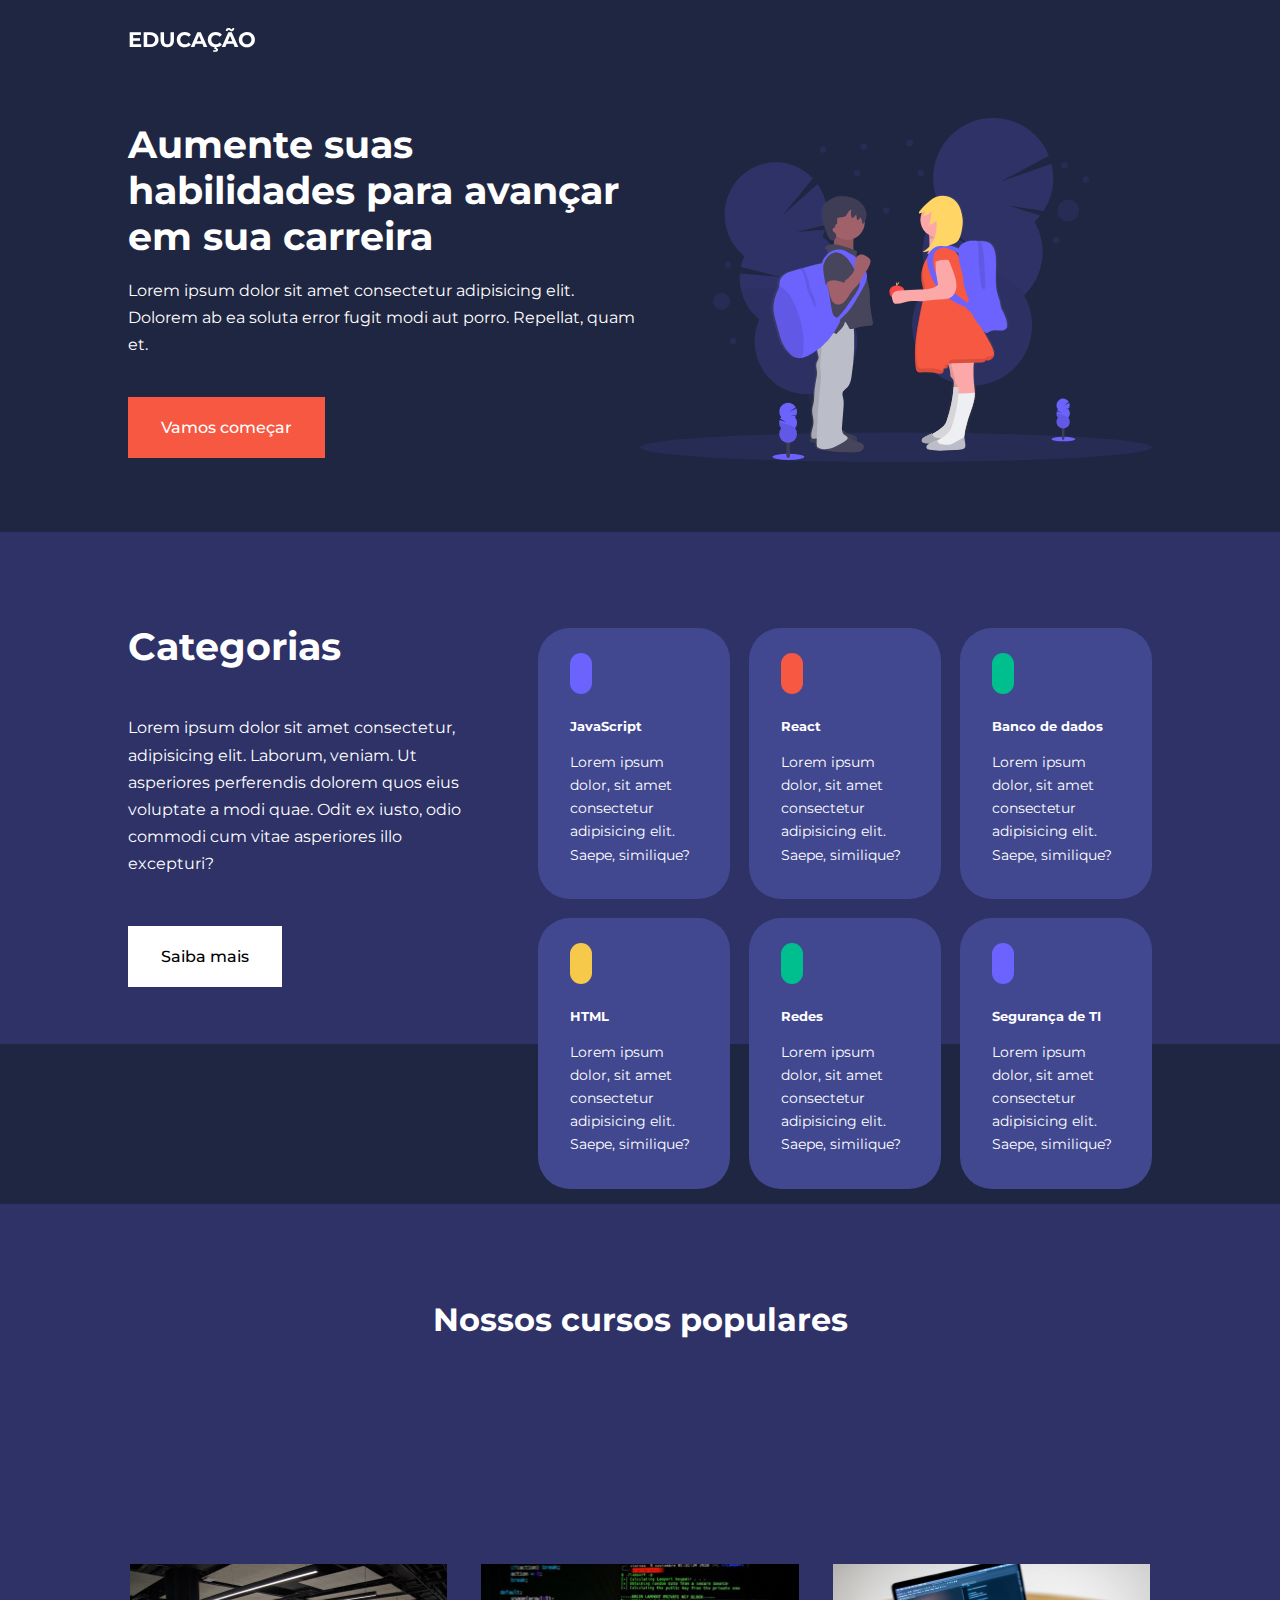
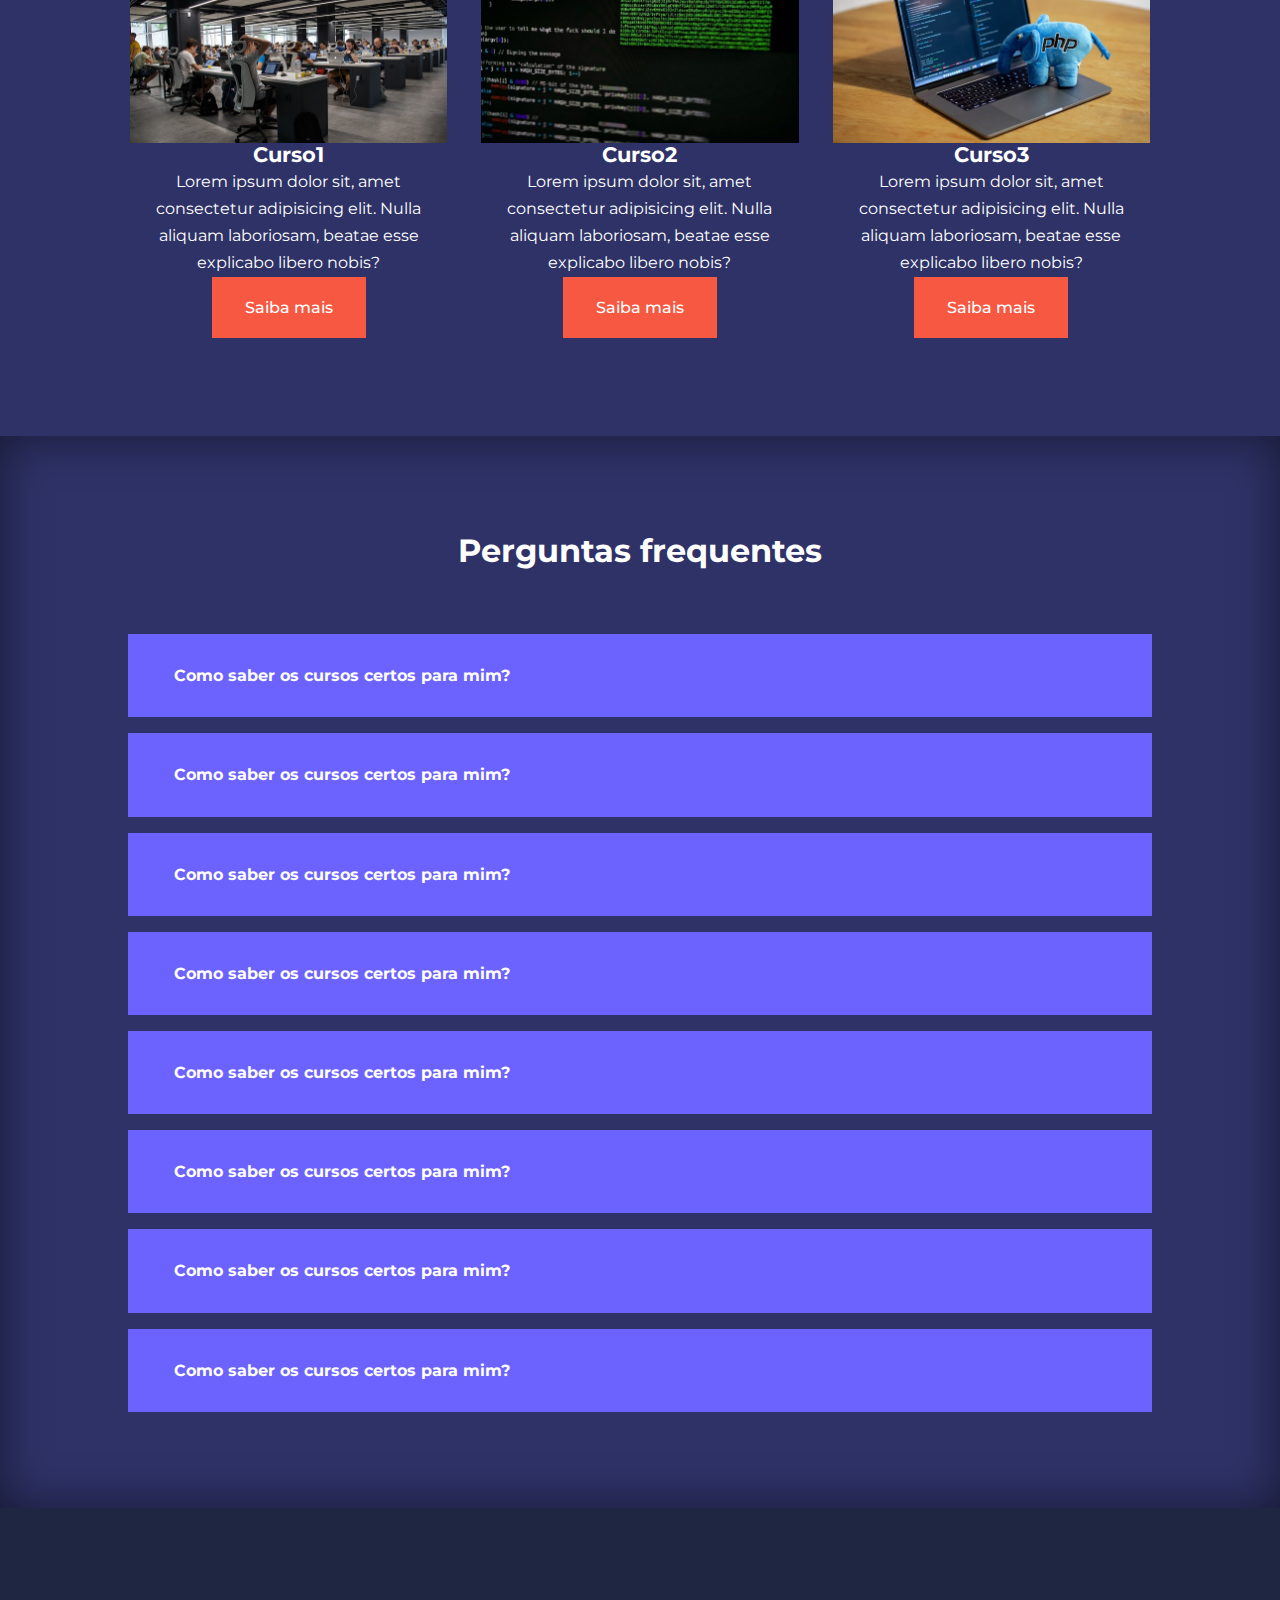
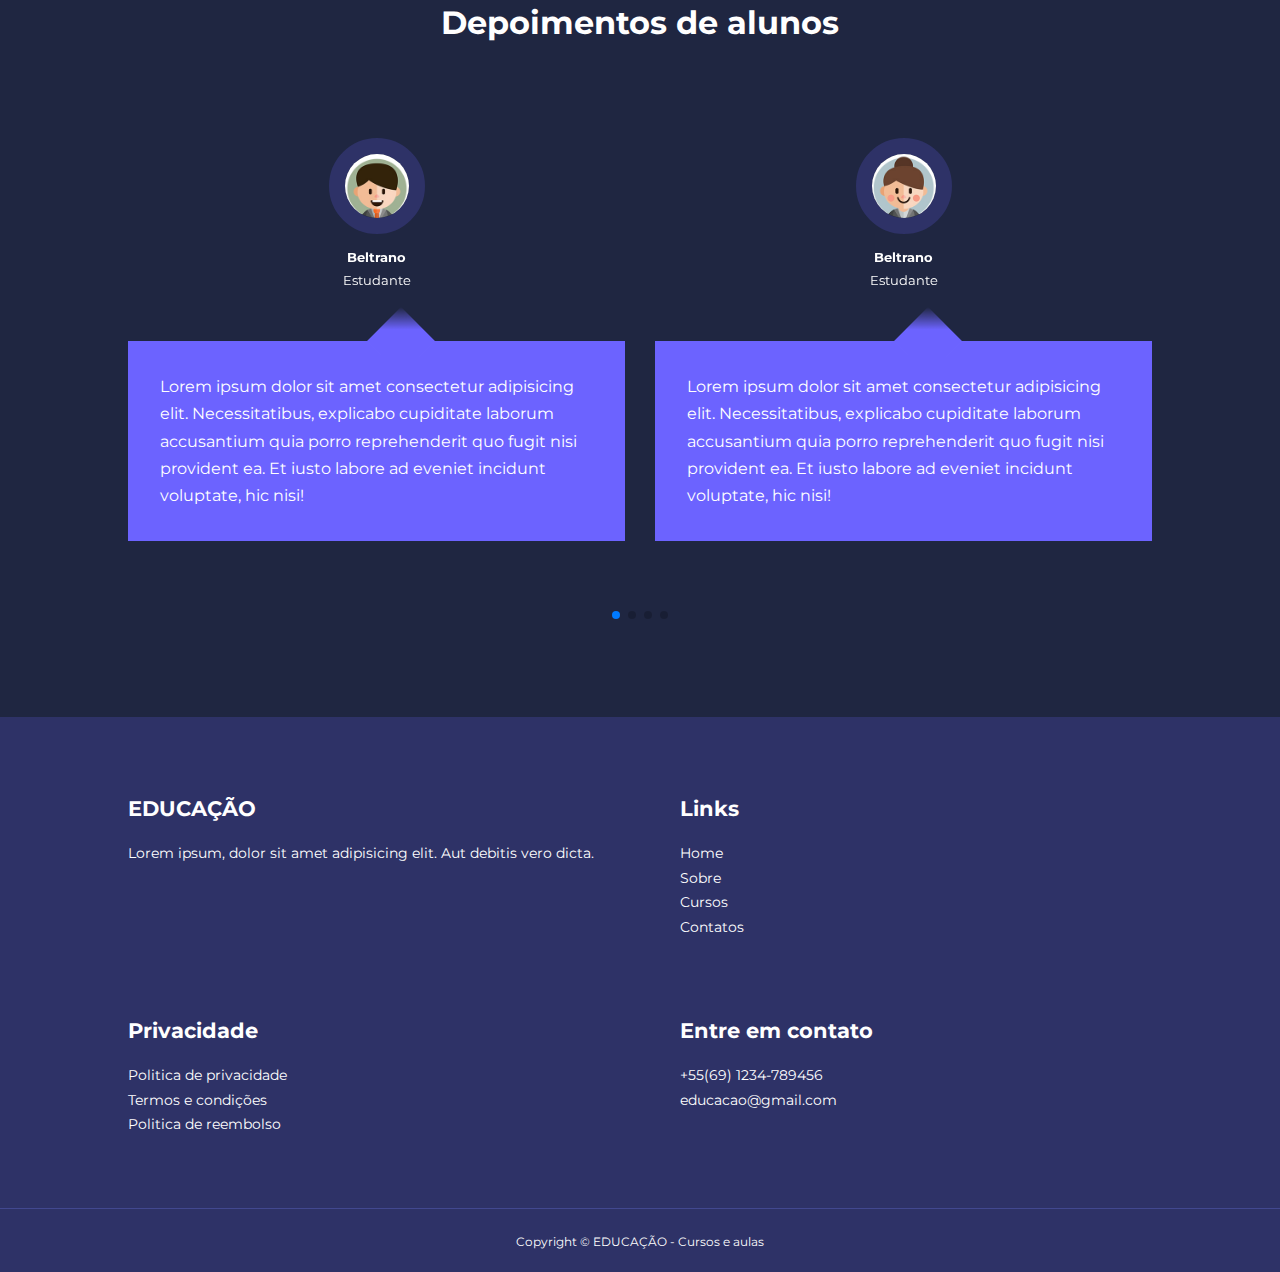
<file: index.html>
<!DOCTYPE html>
<html lang="pt-br">
  <head>
    <meta charset="UTF-8" />
    <meta http-equiv="X-UA-Compatible" content="IE=edge" />
    <meta name="viewport" content="width=device-width, initial-scale=1.0" />
    <title>Educação - Modelo</title>

    <!-- ICONSCOUNT CDN -->
    <link rel="stylesheet" href="https://unicons.iconscout.com/release/v4.0.0/css/line.css"/>

    <!-- GOOGLE FONTS -->
    <link rel="preconnect" href="https://fonts.googleapis.com" />
    <link rel="preconnect" href="https://fonts.gstatic.com" crossorigin />
    <link href="https://fonts.googleapis.com/css2?family=Montserrat:wght@300;400;500;600;700;800;900&family=Poppins:wght@300;400;500;600&display=swap"
    rel="stylesheet"/>

    <!-- SWIPER JS -->
    <link rel="stylesheet"  href="https://cdn.jsdelivr.net/npm/swiper@8/swiper-bundle.min.css" />

    <link rel="stylesheet" href="./css/style.css" />

  </head>
  <body>
    <nav>
      <div class="container nav__container">
        <a href="index.html"><h4>EDUCAÇÃO</h4></a>
        <ul class="nav__menu">
          <li><a href="index.html">Home</a></li>
          <li><a href="sobre.html">Sobre</a></li>
          <li><a href="cursos.html">Cursos</a></li>
          <li><a href="contato.html">Contato</a></li>        
        </ul>

        <button id="open-menu-btn"><i class="uil uil-bars"></i></button>
        <button id="close-menu-btn"><i class="uil uil-multiply"></i></button>

      </div>
    </nav>

    <!-- FIM - NAVEGAÇÃO -->

    <header>
      <div class="container header__container">
        <div class="header__esquerda">
          <h1>Aumente suas habilidades para avançar em sua carreira</h1>
          <p>
            Lorem ipsum dolor sit amet consectetur adipisicing elit. Dolorem ab
            ea soluta error fugit modi aut porro. Repellat, quam et.
          </p>
          <a href="cursos.html" class="btn btn-primario">Vamos começar</a>
        </div>

        <div class="header__direita">
          <div class="header__direita-image">
            <img src="./images/header.svg" />
          </div>
        </div>
      </div>
    </header>

    <!-- FIM - HEADER -->

    <section class="categorias">

        <div class="container categorias__container">

            <div class="categorias__esquerda">

                <h1>Categorias</h1>
                <p>
                    Lorem ipsum dolor sit amet consectetur, adipisicing elit. Laborum, veniam. Ut asperiores perferendis dolorem quos eius voluptate a modi quae. Odit ex iusto, odio commodi cum vitae asperiores illo excepturi?
                </p>
                <a href="#" class="btn">Saiba mais</a>
            </div>

            <div class="categorias__direita">

                <article class="categoria">
                    <span class="categoria__icone"><i class="uil uil-java-script"></i></span>
                    <h5>JavaScript</h5>
                    <p>Lorem ipsum dolor, sit amet consectetur adipisicing elit. Saepe, similique?</p>
                </article>

                <article class="categoria">
                    <span class="categoria__icone"><i class="uil uil-react"></i></span>
                    <h5>React</h5>
                    <p>Lorem ipsum dolor, sit amet consectetur adipisicing elit. Saepe, similique?</p>
                </article>

                <article class="categoria">
                    <span class="categoria__icone"><i class="uil uil-database"></i></span>
                    <h5>Banco de dados</h5>
                    <p>Lorem ipsum dolor, sit amet consectetur adipisicing elit. Saepe, similique?</p>
                </article>

                <article class="categoria">
                    <span class="categoria__icone"><i class="uil uil-html5"></i></span>
                    <h5>HTML</h5>
                    <p>Lorem ipsum dolor, sit amet consectetur adipisicing elit. Saepe, similique?</p>
                </article>

                <article class="categoria">
                    <span class="categoria__icone"><i class="uil uil-folder-network"></i></span>
                    <h5>Redes</h5>
                    <p>Lorem ipsum dolor, sit amet consectetur adipisicing elit. Saepe, similique?</p>
                </article>

                <article class="categoria">
                    <span class="categoria__icone"><i class="uil uil-shield"></i></span>
                    <h5>Segurança de TI</h5>
                    <p>Lorem ipsum dolor, sit amet consectetur adipisicing elit. Saepe, similique?</p>
                </article>

            </div>
        </div>
    </section>

    <!-- FIM - CATEGORIA -->

    <section class="cursos">
        <h2>Nossos cursos populares</h2>
        <div class="container cursos__container">

            <article class="cursos">
                <div class="cursos__imagem">
                    <img src="./images/course1.jpg">
                </div>
                <div class="curso__info">
                    <h4>Curso1</h4>
                    <p>Lorem ipsum dolor sit, amet consectetur adipisicing elit. Nulla aliquam laboriosam, beatae esse explicabo libero nobis?</p>
                    <a href="cursos.html" class="btn btn-primario">Saiba mais</a>
                </div>               
            </article>

            <article class="cursos">
                <div class="cursos__imagem">
                    <img src="./images/course2.jpg">
                </div>
                <div class="curso__info">
                    <h4>Curso2</h4>
                    <p>Lorem ipsum dolor sit, amet consectetur adipisicing elit. Nulla aliquam laboriosam, beatae esse explicabo libero nobis?</p>
                    <a href="cursos.html" class="btn btn-primario">Saiba mais</a>
                </div>               
            </article>

            <article class="cursos">
                <div class="cursos__imagem">
                    <img src="./images/course3.jpg">
                </div>
                <div class="curso__info">
                    <h4>Curso3</h4>
                    <p>Lorem ipsum dolor sit, amet consectetur adipisicing elit. Nulla aliquam laboriosam, beatae esse explicabo libero nobis?</p>
                    <a href="cursos.html" class="btn btn-primario">Saiba mais</a>
                </div>               
            </article>

        </div>
    </section>

    <!-- FIM - CURSOS -->

    <section class="faqs">
        <h2>Perguntas frequentes</h2>
        <div class="container faqs__container">          

            <article class="faq">
                <div class="faq__icone"><i class="uil uil-plus"></i></div>
                <div class="pergunta__resposta">
                    <h4>Como saber os cursos certos para mim?</h4>
                    <p>Lorem ipsum dolor sit, amet consectetur adipisicing elit. Voluptatum explicabo veritatis ad, deserunt nisi, placeat maxime, dolor vitae labore sed dicta id. Tempora, ducimus sit! Quas accusantium veniam dolorum libero</p>
                </div>
            </article>

            <article class="faq">
                <div class="faq__icone"><i class="uil uil-plus"></i></div>
                <div class="pergunta__resposta">
                    <h4>Como saber os cursos certos para mim?</h4>
                    <p>Lorem ipsum dolor sit, amet consectetur adipisicing elit. Voluptatum explicabo veritatis ad, deserunt nisi, placeat maxime, dolor vitae labore sed dicta id. Tempora, ducimus sit! Quas accusantium veniam dolorum libero</p>
                </div>
            </article>

            <article class="faq">
                <div class="faq__icone"><i class="uil uil-plus"></i></div>
                <div class="pergunta__resposta">
                    <h4>Como saber os cursos certos para mim?</h4>
                    <p>Lorem ipsum dolor sit, amet consectetur adipisicing elit. Voluptatum explicabo veritatis ad, deserunt nisi, placeat maxime, dolor vitae labore sed dicta id. Tempora, ducimus sit! Quas accusantium veniam dolorum libero</p>
                </div>
            </article>

            <article class="faq">
                <div class="faq__icone"><i class="uil uil-plus"></i></div>
                <div class="pergunta__resposta">
                    <h4>Como saber os cursos certos para mim?</h4>
                    <p>Lorem ipsum dolor sit, amet consectetur adipisicing elit. Voluptatum explicabo veritatis ad, deserunt nisi, placeat maxime, dolor vitae labore sed dicta id. Tempora, ducimus sit! Quas accusantium veniam dolorum libero</p>
                </div>
            </article>

            <article class="faq">
                <div class="faq__icone"><i class="uil uil-plus"></i></div>
                <div class="pergunta__resposta">
                    <h4>Como saber os cursos certos para mim?</h4>
                    <p>Lorem ipsum dolor sit, amet consectetur adipisicing elit. Voluptatum explicabo veritatis ad, deserunt nisi, placeat maxime, dolor vitae labore sed dicta id. Tempora, ducimus sit! Quas accusantium veniam dolorum libero</p>
                </div>
            </article>

            <article class="faq">
                <div class="faq__icone"><i class="uil uil-plus"></i></div>
                <div class="pergunta__resposta">
                    <h4>Como saber os cursos certos para mim?</h4>
                    <p>Lorem ipsum dolor sit, amet consectetur adipisicing elit. Voluptatum explicabo veritatis ad, deserunt nisi, placeat maxime, dolor vitae labore sed dicta id. Tempora, ducimus sit! Quas accusantium veniam dolorum libero</p>
                </div>
            </article>

            <article class="faq">
                <div class="faq__icone"><i class="uil uil-plus"></i></div>
                <div class="pergunta__resposta">
                    <h4>Como saber os cursos certos para mim?</h4>
                    <p>Lorem ipsum dolor sit, amet consectetur adipisicing elit. Voluptatum explicabo veritatis ad, deserunt nisi, placeat maxime, dolor vitae labore sed dicta id. Tempora, ducimus sit! Quas accusantium veniam dolorum libero</p>
                </div>
            </article>

            <article class="faq">
                <div class="faq__icone"><i class="uil uil-plus"></i></div>
                <div class="pergunta__resposta">
                    <h4>Como saber os cursos certos para mim?</h4>
                    <p>Lorem ipsum dolor sit, amet consectetur adipisicing elit. Voluptatum explicabo veritatis ad, deserunt nisi, placeat maxime, dolor vitae labore sed dicta id. Tempora, ducimus sit! Quas accusantium veniam dolorum libero</p>
                </div>
            </article>
        </div>
    </section>

    <!-- FIM - FAQ -->

    <section class="container depoimentos__container mySwiper">

        <h2>Depoimentos de alunos</h2>
        <div class="swiper-wrapper">

            <article class="depoimento swiper-slide">
                <div class="avatar">
                    <img src="./images/avatar1.jpg">
                </div>
                <div class="depoimento__info">
                    <h5>Beltrano</h5>
                    <small>Estudante</small>
                </div>
                <div class="depoimento__corpo">
                    <p>
                        Lorem ipsum dolor sit amet consectetur adipisicing elit. Necessitatibus, explicabo cupiditate laborum accusantium quia porro reprehenderit quo fugit nisi provident ea. Et iusto labore ad eveniet incidunt voluptate, hic nisi!
                    </p>
                </div>
            </article>

            <article class="depoimento swiper-slide">
                <div class="avatar">
                    <img src="./images/avatar2.jpg">
                </div>
                <div class="depoimento__info">
                    <h5>Beltrano</h5>
                    <small>Estudante</small>
                </div>
                <div class="depoimento__corpo">
                    <p>
                        Lorem ipsum dolor sit amet consectetur adipisicing elit. Necessitatibus, explicabo cupiditate laborum accusantium quia porro reprehenderit quo fugit nisi provident ea. Et iusto labore ad eveniet incidunt voluptate, hic nisi!
                    </p>
                </div>
            </article>

            <article class="depoimento swiper-slide">
                <div class="avatar">
                    <img src="./images/avatar3.jpg">
                </div>
                <div class="depoimento__info">
                    <h5>Beltrano</h5>
                    <small>Estudante</small>
                </div>
                <div class="depoimento__corpo">
                    <p>
                        Lorem ipsum dolor sit amet consectetur adipisicing elit. Necessitatibus, explicabo cupiditate laborum accusantium quia porro reprehenderit quo fugit nisi provident ea. Et iusto labore ad eveniet incidunt voluptate, hic nisi!
                    </p>
                </div>
            </article>

            <article class="depoimento swiper-slide">
                <div class="avatar">
                    <img src="./images/avatar4.jpg">
                </div>
                <div class="depoimento__info">
                    <h5>Beltraninho</h5>
                    <small>Estudante</small>
                </div>
                <div class="depoimento__corpo">
                    <p>
                        Lorem ipsum dolor sit amet consectetur adipisicing elit. Necessitatibus, explicabo cupiditate laborum accusantium quia porro reprehenderit quo fugit nisi provident ea. Et iusto labore ad eveniet incidunt voluptate, hic nisi!
                    </p>
                </div>
            </article>

            <article class="depoimento swiper-slide">
                <div class="avatar">
                    <img src="./images/avatar5.jpg">
                </div>
                <div class="depoimento__info">
                    <h5>Ciclaninho</h5>
                    <small>Estudante</small>
                </div>
                <div class="depoimento__corpo">
                    <p>
                        Lorem ipsum dolor sit amet consectetur adipisicing elit. Necessitatibus, explicabo cupiditate laborum accusantium quia porro reprehenderit quo fugit nisi provident ea. Et iusto labore ad eveniet incidunt voluptate, hic nisi!
                    </p>
                </div>
            </article>            
        </div>
        <div class="swiper-pagination"></div>
    </section>

     <!-- FIM - DEPOIMENTOS -->

     <footer>
        <div class="container footer__container">
            <div class="footer__1">
                <a href="index.html" class="footer__logo"><h4>EDUCAÇÃO</h4></a>
                <p>
                    Lorem ipsum, dolor sit amet adipisicing elit. Aut debitis vero dicta.
                </p>  
            </div>
            
            <div class="footer__2">
                <h4>Links</h4>
                <ul class="links">
                    <li><a href="index.html" >Home</a></li>
                    <li><a href="sobre.html" >Sobre</a></li>
                    <li><a href="cursos.html" >Cursos</a></li>
                    <li><a href="contato.html" >Contatos</a></li>
                </ul>
            </div>

            <div class="footer__3">
                <h4>Privacidade</h4>
                <ul class="privacidade">
                    <li><a href="#" >Politica de privacidade</a></li>
                    <li><a href="#" >Termos e condições</a></li>
                    <li><a href="#" >Politica de reembolso</a></li>                    
                </ul>
            </div>

            <div class="footer__4">
                <h4>Entre em contato</h4>
                <div>
                    <p>
                        +55(69) 1234-789456
                    </p>
                    <p>
                        educacao@gmail.com
                    </p>
            </div>

            <ul class="footer__sociais">
                <li><a href="#"><i class="uil uil-facebook"></i></a></li>
                <li><a href="#"><i class="uil uil-instagram"></i></i></a></li>
                <li><a href="#"><i class="uil uil-twitter"></i></i></a></li>
                <li><a href="#"><i class="uil uil-linkedin"></i></i></i></a></li>          
            </ul>
        </div>
        </div>
        <div class="footer__copyright">
            <small>Copyright &copy; EDUCAÇÃO - Cursos e aulas</small>
        </div>

     </footer>

     <!-- FIM - FOOTER -->

     <script src="https://cdn.jsdelivr.net/npm/swiper@8/swiper-bundle.min.js"></script>
     <script src="./main.js"></script> 
     
     
    <!-- Inicialização do Swiper -->
    <script>
        var swiper = new Swiper(".mySwiper", {
          slidesPerView: 1,
          spaceBetween: 30,
          pagination: {
            el: ".swiper-pagination",
            clickable: true,
          },
          breakpoints: {
            600: {
                slidesPerView: 2
            }
          }
        });
      </script>

  </body>
</html>
</file>
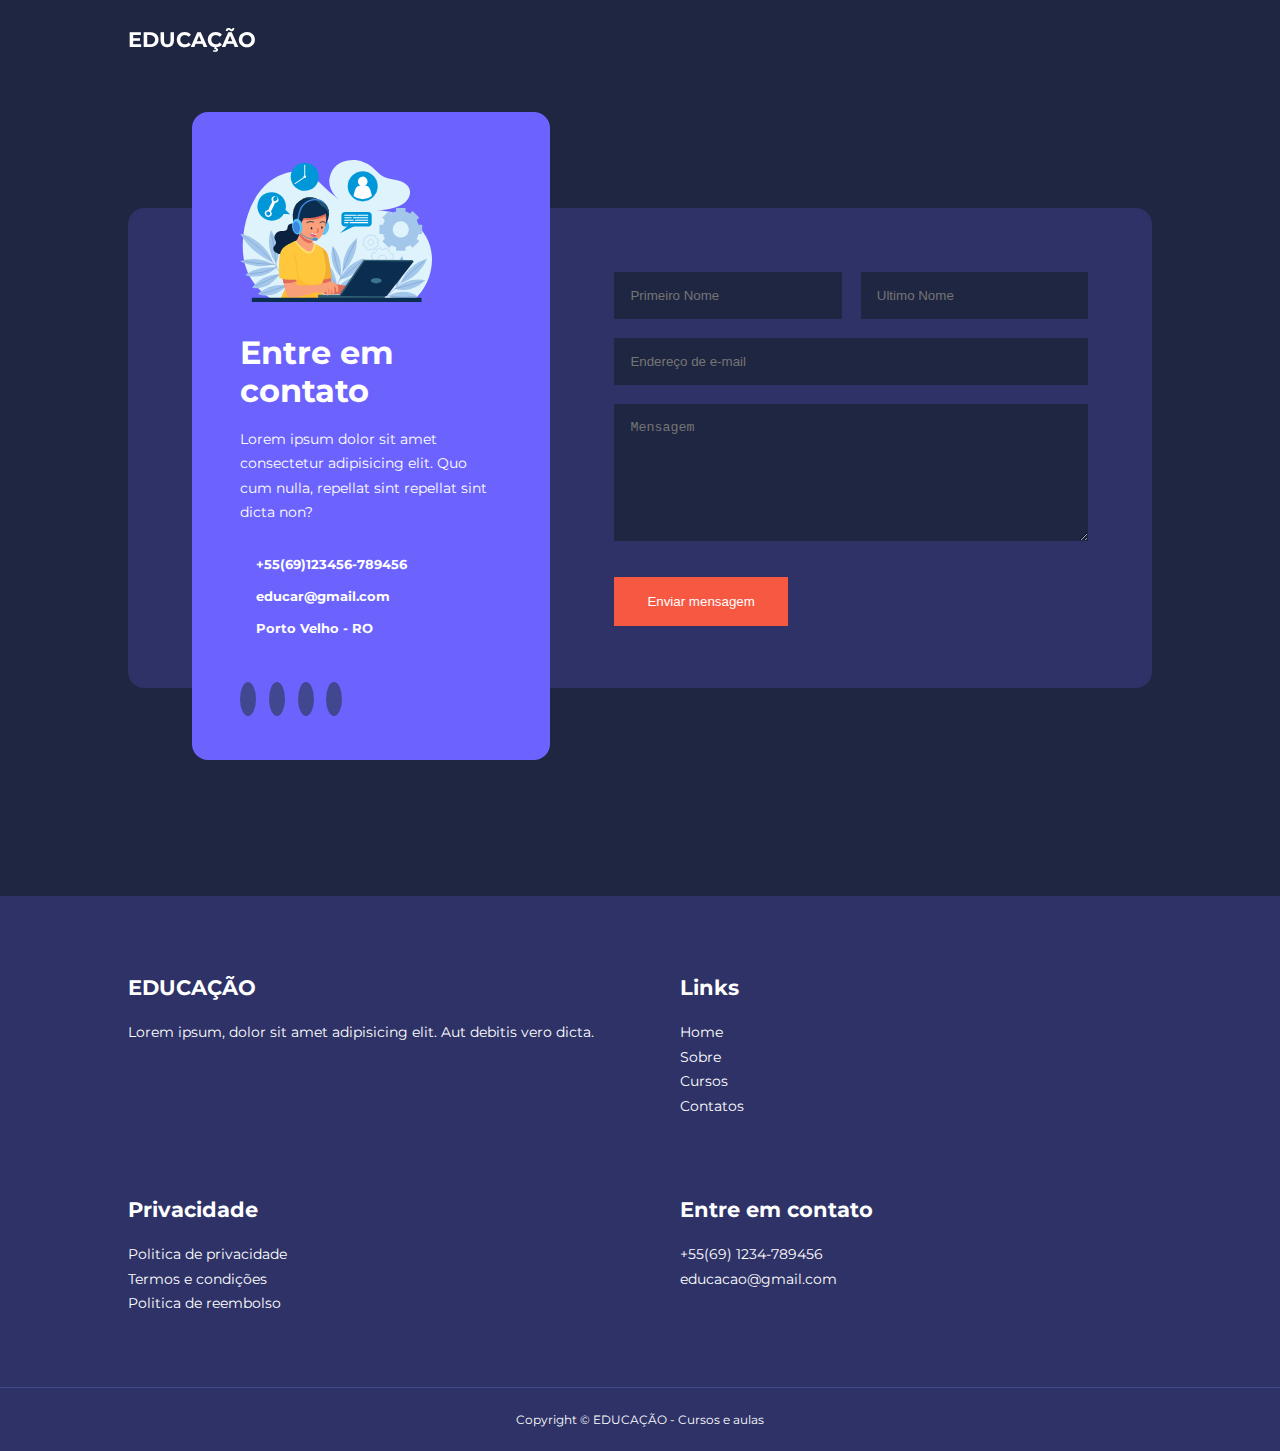
<file: contato.html>
<!DOCTYPE html>
<html lang="pt-br">
  <head>
    <meta charset="UTF-8" />
    <meta http-equiv="X-UA-Compatible" content="IE=edge" />
    <meta name="viewport" content="width=device-width, initial-scale=1.0" />
    <title>Educação - Modelo</title>

    <!-- ICONSCOUNT CDN -->
    <link rel="stylesheet" href="https://unicons.iconscout.com/release/v4.0.0/css/line.css"/>

    <!-- GOOGLE FONTS -->
    <link rel="preconnect" href="https://fonts.googleapis.com" />
    <link rel="preconnect" href="https://fonts.gstatic.com" crossorigin />
    <link href="https://fonts.googleapis.com/css2?family=Montserrat:wght@300;400;500;600;700;800;900&family=Poppins:wght@300;400;500;600&display=swap"
    rel="stylesheet"/>


    <link rel="stylesheet" href="./css/style.css" />
    <link rel="stylesheet" href="./css/contato.css" />

  </head>
  <body>
    <nav>
      <div class="container nav__container">
        <a href="index.html"><h4>EDUCAÇÃO</h4></a>
        <ul class="nav__menu">
          <li><a href="index.html">Home</a></li>
          <li><a href="sobre.html">Sobre</a></li>
          <li><a href="cursos.html">Cursos</a></li>
          <li><a href="contato.html">Contato</a></li>        
        </ul>

        <button id="open-menu-btn"><i class="uil uil-bars"></i></button>
        <button id="close-menu-btn"><i class="uil uil-multiply"></i></button>

      </div>
    </nav>

    <!-- FIM - NAVEGAÇÃO -->

    <section class="contato">
        <div class="container contato__container">
            <aside class="contato__aside">
                <div class="aside__imagem">
                    <img src="./images/contatos.svg">
                </div>
                <h2>Entre em contato</h2>
                <p>Lorem ipsum dolor sit amet consectetur adipisicing elit. Quo cum nulla, repellat sint repellat sint dicta non?</p>
                <ul class="contato__detalhes">
                    <li>
                        <i class="uil uil-phone-times"></i>
                        <h5>+55(69)123456-789456</h5>
                    </li>
                    <li>
                        <i class="uil uil-envelope"></i>
                        <h5>educar@gmail.com</h5>
                    </li>
                    <li>
                        <i class="uil uil-location-point"></i>
                        <h5>Porto Velho - RO</h5>
                    </li>
                </ul> 
                <ul class="contato__sociais">
                    <li> <a href="https://facebook.com"><i class="uil uil-facebook-f"></i></a></li>                    
                    <li> <a href="https://instagram.com"><i class="uil uil-instagram"></i></a></li>                    
                    <li> <a href="https://twitter.com"><i class="uil uil-twitter"></i></a></li>                    
                    <li> <a href="https://linkedin.com"><i class="uil uil-linkedin-alt"></i></a></li>                    
                </ul>
            </aside>

            <form action="https://formspree.io/f/xoqbgbeq" method="POST" class="contato__form">
                <div class="form__nome">
                    <input type="text" name="Primeiro Nome" placeholder="Primeiro Nome" required>
                    <input type="text" name="Ultimo Nome" placeholder="Ultimo Nome" required>
                </div>
                <input type="email" name="E-mail" placeholder="Endereço de e-mail" required>
                <textarea name="Mensagem" rows="7" placeholder="Mensagem" required></textarea>
                <button type="submit" class="btn btn-primario">Enviar mensagem</button>
            </form>

        </div>
    </section>


    <footer>
        <div class="container footer__container">
            <div class="footer__1">
                <a href="index.html" class="footer__logo"><h4>EDUCAÇÃO</h4></a>
                <p>
                    Lorem ipsum, dolor sit amet adipisicing elit. Aut debitis vero dicta.
                </p>  
            </div>
            
            <div class="footer__2">
                <h4>Links</h4>
                <ul class="links">
                    <li><a href="index.html" >Home</a></li>
                    <li><a href="sobre.html" >Sobre</a></li>
                    <li><a href="cursos.html" >Cursos</a></li>
                    <li><a href="contato.html" >Contatos</a></li>
                </ul>
            </div>

            <div class="footer__3">
                <h4>Privacidade</h4>
                <ul class="privacidade">
                    <li><a href="#" >Politica de privacidade</a></li>
                    <li><a href="#" >Termos e condições</a></li>
                    <li><a href="#" >Politica de reembolso</a></li>                    
                </ul>
            </div>

            <div class="footer__4">
                <h4>Entre em contato</h4>
                <div>
                    <p>
                        +55(69) 1234-789456
                    </p>
                    <p>
                        educacao@gmail.com
                    </p>
            </div>

            <ul class="footer__sociais">
                <li><a href="#"><i class="uil uil-facebook"></i></a></li>
                <li><a href="#"><i class="uil uil-instagram"></i></i></a></li>
                <li><a href="#"><i class="uil uil-twitter"></i></i></a></li>
                <li><a href="#"><i class="uil uil-linkedin"></i></i></i></a></li>          
            </ul>
        </div>
        </div>
        <div class="footer__copyright">
            <small>Copyright &copy; EDUCAÇÃO - Cursos e aulas</small>
        </div>

     </footer>

     <!-- FIM - FOOTER -->

     
     <script src="./main.js"></script> 
     


  </body>
</html>
</file>
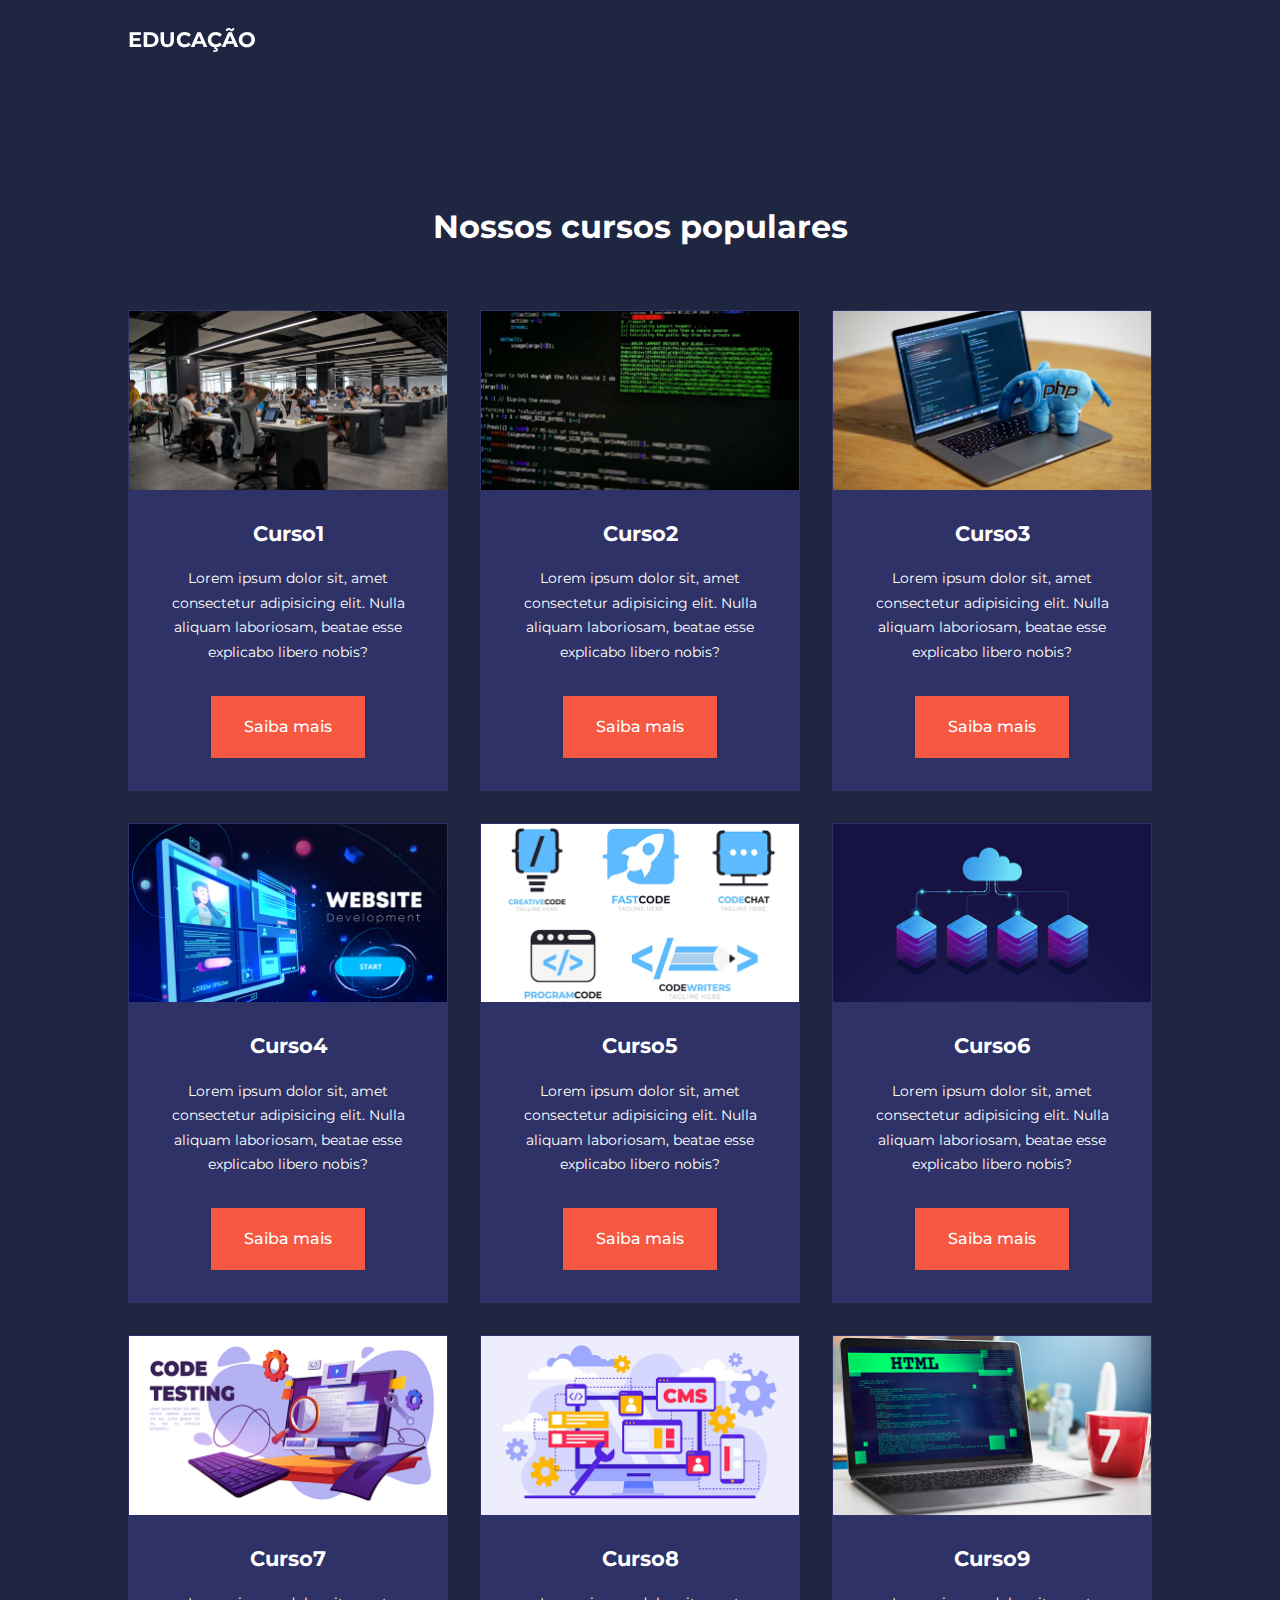
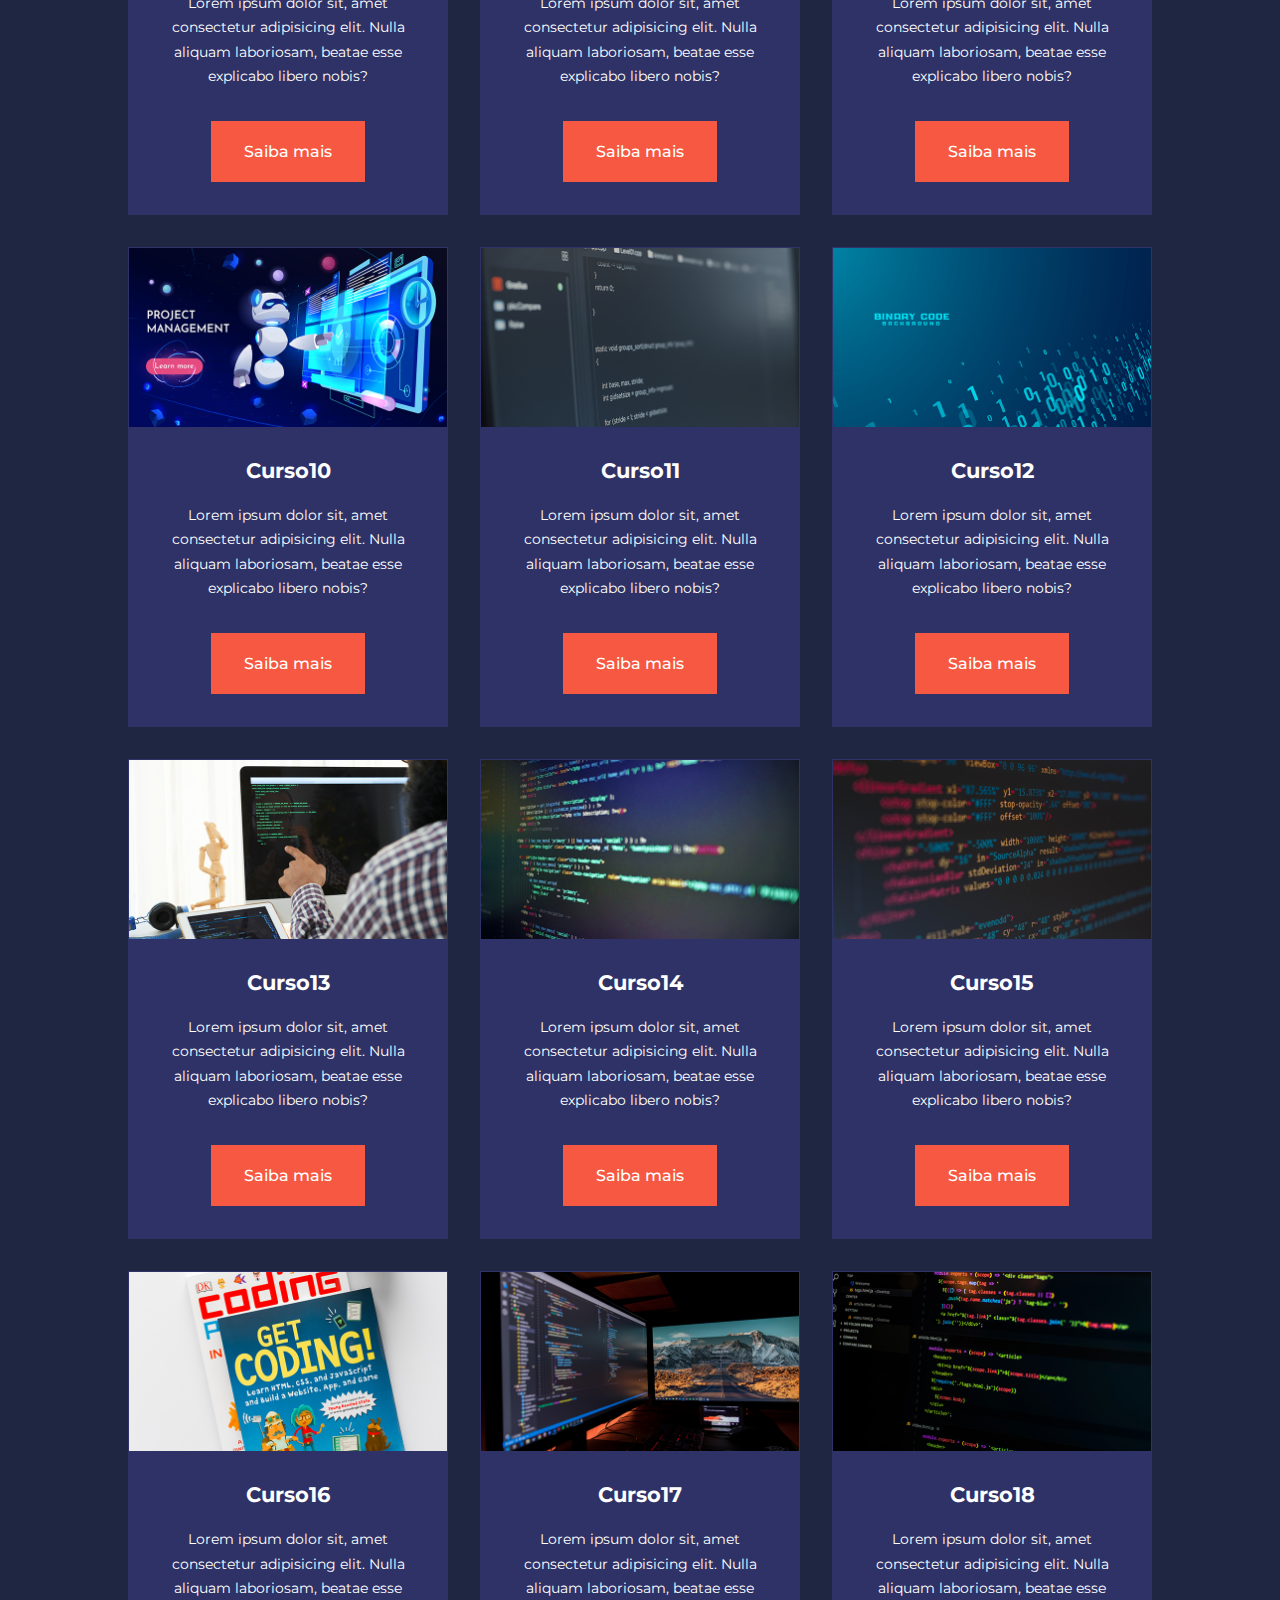
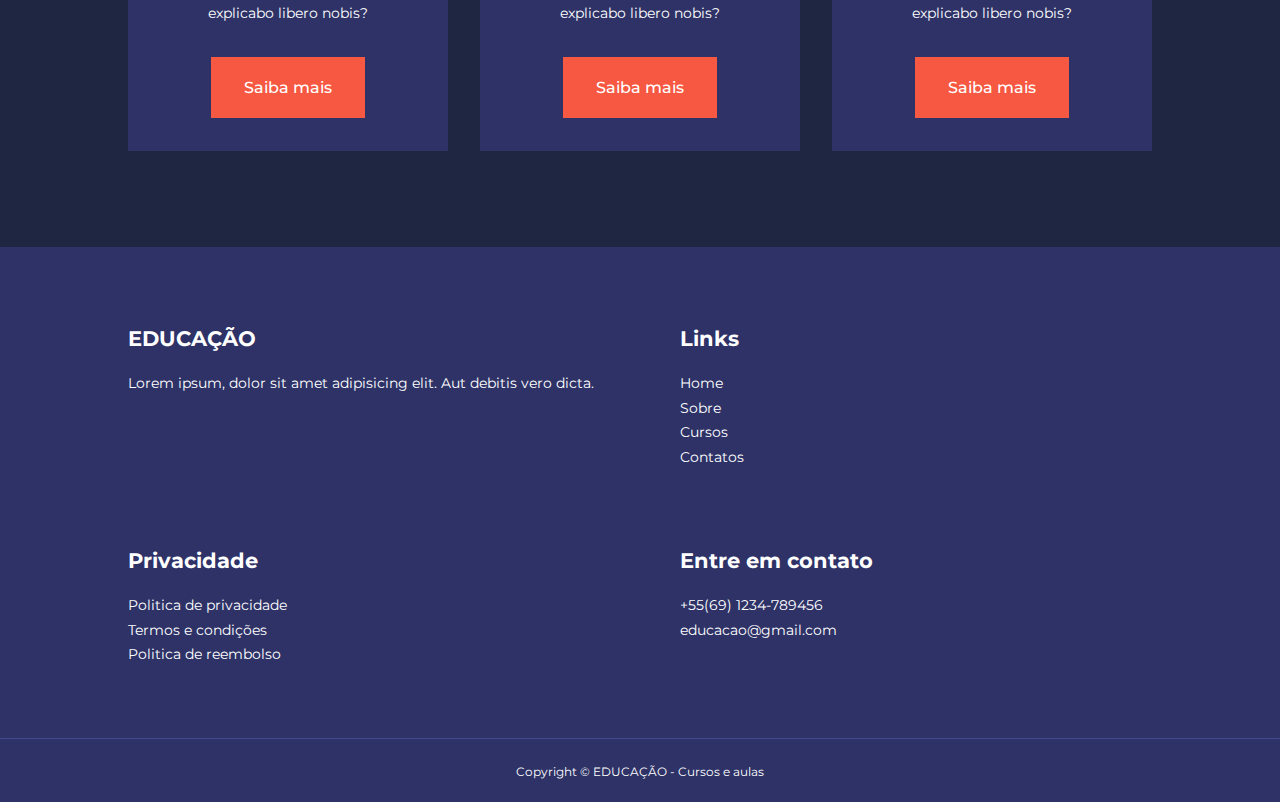
<file: cursos.html>
<!DOCTYPE html>
<html lang="pt-br">
  <head>
    <meta charset="UTF-8" />
    <meta http-equiv="X-UA-Compatible" content="IE=edge" />
    <meta name="viewport" content="width=device-width, initial-scale=1.0" />
    <title>Educação - Modelo</title>

    <!-- ICONSCOUNT CDN -->
    <link rel="stylesheet" href="https://unicons.iconscout.com/release/v4.0.0/css/line.css"/>

    <!-- GOOGLE FONTS -->
    <link rel="preconnect" href="https://fonts.googleapis.com" />
    <link rel="preconnect" href="https://fonts.gstatic.com" crossorigin />
    <link href="https://fonts.googleapis.com/css2?family=Montserrat:wght@300;400;500;600;700;800;900&family=Poppins:wght@300;400;500;600&display=swap"
    rel="stylesheet"/>


    <link rel="stylesheet" href="./css/cursos.css" />


  </head>
  <body>
    <nav>
      <div class="container nav__container">
        <a href="index.html"><h4>EDUCAÇÃO</h4></a>
        <ul class="nav__menu">
          <li><a href="index.html">Home</a></li>
          <li><a href="sobre.html">Sobre</a></li>
          <li><a href="cursos.html">Cursos</a></li>
          <li><a href="contato.html">Contato</a></li>        
        </ul>

        <button id="open-menu-btn"><i class="uil uil-bars"></i></button>
        <button id="close-menu-btn"><i class="uil uil-multiply"></i></button>

      </div>
    </nav>

    <!-- FIM - NAVEGAÇÃO -->

    
    <section class="cursos">
        <h2>Nossos cursos populares</h2>
        <div class="container cursos__container">

            <article class="curso">
                <div class="cursos__imagem">
                    <img src="./images/course1.jpg">
                </div>
                <div class="curso__info">
                    <h4>Curso1</h4>
                    <p>Lorem ipsum dolor sit, amet consectetur adipisicing elit. Nulla aliquam laboriosam, beatae esse explicabo libero nobis?</p>
                    <a href="cursos.html" class="btn btn-primario">Saiba mais</a>
                </div>               
            </article>

            <article class="curso">
                <div class="cursos__imagem">
                    <img src="./images/course2.jpg">
                </div>
                <div class="curso__info">
                    <h4>Curso2</h4>
                    <p>Lorem ipsum dolor sit, amet consectetur adipisicing elit. Nulla aliquam laboriosam, beatae esse explicabo libero nobis?</p>
                    <a href="cursos.html" class="btn btn-primario">Saiba mais</a>
                </div>               
            </article>

            <article class="curso">
                <div class="cursos__imagem">
                    <img src="./images/course3.jpg">
                </div>
                <div class="curso__info">
                    <h4>Curso3</h4>
                    <p>Lorem ipsum dolor sit, amet consectetur adipisicing elit. Nulla aliquam laboriosam, beatae esse explicabo libero nobis?</p>
                    <a href="cursos.html" class="btn btn-primario">Saiba mais</a>
                </div>               
            </article>

            <article class="curso">
                <div class="cursos__imagem">
                    <img src="./images/course4.png">
                </div>
                <div class="curso__info">
                    <h4>Curso4</h4>
                    <p>Lorem ipsum dolor sit, amet consectetur adipisicing elit. Nulla aliquam laboriosam, beatae esse explicabo libero nobis?</p>
                    <a href="cursos.html" class="btn btn-primario">Saiba mais</a>
                </div>               
            </article>

            <article class="curso">
                <div class="cursos__imagem">
                    <img src="./images/course5.png">
                </div>
                <div class="curso__info">
                    <h4>Curso5</h4>
                    <p>Lorem ipsum dolor sit, amet consectetur adipisicing elit. Nulla aliquam laboriosam, beatae esse explicabo libero nobis?</p>
                    <a href="cursos.html" class="btn btn-primario">Saiba mais</a>
                </div>               
            </article>

            <article class="curso">
                <div class="cursos__imagem">
                    <img src="./images/course6.png">
                </div>
                <div class="curso__info">
                    <h4>Curso6</h4>
                    <p>Lorem ipsum dolor sit, amet consectetur adipisicing elit. Nulla aliquam laboriosam, beatae esse explicabo libero nobis?</p>
                    <a href="cursos.html" class="btn btn-primario">Saiba mais</a>
                </div>               
            </article>

            <article class="curso">
                <div class="cursos__imagem">
                    <img src="./images/course7.png">
                </div>
                <div class="curso__info">
                    <h4>Curso7</h4>
                    <p>Lorem ipsum dolor sit, amet consectetur adipisicing elit. Nulla aliquam laboriosam, beatae esse explicabo libero nobis?</p>
                    <a href="cursos.html" class="btn btn-primario">Saiba mais</a>
                </div>               
            </article>

            <article class="curso">
                <div class="cursos__imagem">
                    <img src="./images/course8.png">
                </div>
                <div class="curso__info">
                    <h4>Curso8</h4>
                    <p>Lorem ipsum dolor sit, amet consectetur adipisicing elit. Nulla aliquam laboriosam, beatae esse explicabo libero nobis?</p>
                    <a href="cursos.html" class="btn btn-primario">Saiba mais</a>
                </div>               
            </article>

            <article class="curso">
                <div class="cursos__imagem">
                    <img src="./images/course9.png">
                </div>
                <div class="curso__info">
                    <h4>Curso9</h4>
                    <p>Lorem ipsum dolor sit, amet consectetur adipisicing elit. Nulla aliquam laboriosam, beatae esse explicabo libero nobis?</p>
                    <a href="cursos.html" class="btn btn-primario">Saiba mais</a>
                </div>               
            </article>

            <article class="curso">
                <div class="cursos__imagem">
                    <img src="./images/course10.png">
                </div>
                <div class="curso__info">
                    <h4>Curso10</h4>
                    <p>Lorem ipsum dolor sit, amet consectetur adipisicing elit. Nulla aliquam laboriosam, beatae esse explicabo libero nobis?</p>
                    <a href="cursos.html" class="btn btn-primario">Saiba mais</a>
                </div>               
            </article>

            <article class="curso">
                <div class="cursos__imagem">
                    <img src="./images/course11.png">
                </div>
                <div class="curso__info">
                    <h4>Curso11</h4>
                    <p>Lorem ipsum dolor sit, amet consectetur adipisicing elit. Nulla aliquam laboriosam, beatae esse explicabo libero nobis?</p>
                    <a href="cursos.html" class="btn btn-primario">Saiba mais</a>
                </div>               
            </article>

            <article class="curso">
                <div class="cursos__imagem">
                    <img src="./images/course12.png">
                </div>
                <div class="curso__info">
                    <h4>Curso12</h4>
                    <p>Lorem ipsum dolor sit, amet consectetur adipisicing elit. Nulla aliquam laboriosam, beatae esse explicabo libero nobis?</p>
                    <a href="cursos.html" class="btn btn-primario">Saiba mais</a>
                </div>               
            </article>

            <article class="curso">
                <div class="cursos__imagem">
                    <img src="./images/course13.png">
                </div>
                <div class="curso__info">
                    <h4>Curso13</h4>
                    <p>Lorem ipsum dolor sit, amet consectetur adipisicing elit. Nulla aliquam laboriosam, beatae esse explicabo libero nobis?</p>
                    <a href="cursos.html" class="btn btn-primario">Saiba mais</a>
                </div>               
            </article>

            <article class="curso">
                <div class="cursos__imagem">
                    <img src="./images/course14.png">
                </div>
                <div class="curso__info">
                    <h4>Curso14</h4>
                    <p>Lorem ipsum dolor sit, amet consectetur adipisicing elit. Nulla aliquam laboriosam, beatae esse explicabo libero nobis?</p>
                    <a href="cursos.html" class="btn btn-primario">Saiba mais</a>
                </div>               
            </article>

            <article class="curso">
                <div class="cursos__imagem">
                    <img src="./images/course15.png">
                </div>
                <div class="curso__info">
                    <h4>Curso15</h4>
                    <p>Lorem ipsum dolor sit, amet consectetur adipisicing elit. Nulla aliquam laboriosam, beatae esse explicabo libero nobis?</p>
                    <a href="cursos.html" class="btn btn-primario">Saiba mais</a>
                </div>               
            </article>

            <article class="curso">
                <div class="cursos__imagem">
                    <img src="./images/course16.png">
                </div>
                <div class="curso__info">
                    <h4>Curso16</h4>
                    <p>Lorem ipsum dolor sit, amet consectetur adipisicing elit. Nulla aliquam laboriosam, beatae esse explicabo libero nobis?</p>
                    <a href="cursos.html" class="btn btn-primario">Saiba mais</a>
                </div>               
            </article>
            
            <article class="curso">
                <div class="cursos__imagem">
                    <img src="./images/course17.png">
                </div>
                <div class="curso__info">
                    <h4>Curso17</h4>
                    <p>Lorem ipsum dolor sit, amet consectetur adipisicing elit. Nulla aliquam laboriosam, beatae esse explicabo libero nobis?</p>
                    <a href="cursos.html" class="btn btn-primario">Saiba mais</a>
                </div>               
            </article>

            <article class="curso">
                <div class="cursos__imagem">
                    <img src="./images/course18.png">
                </div>
                <div class="curso__info">
                    <h4>Curso18</h4>
                    <p>Lorem ipsum dolor sit, amet consectetur adipisicing elit. Nulla aliquam laboriosam, beatae esse explicabo libero nobis?</p>
                    <a href="cursos.html" class="btn btn-primario">Saiba mais</a>
                </div>               
            </article>

        </div>
    </section>

    <footer>
        <div class="container footer__container">
            <div class="footer__1">
                <a href="index.html" class="footer__logo"><h4>EDUCAÇÃO</h4></a>
                <p>
                    Lorem ipsum, dolor sit amet adipisicing elit. Aut debitis vero dicta.
                </p>  
            </div>
            
            <div class="footer__2">
                <h4>Links</h4>
                <ul class="links">
                    <li><a href="index.html" >Home</a></li>
                    <li><a href="sobre.html" >Sobre</a></li>
                    <li><a href="cursos.html" >Cursos</a></li>
                    <li><a href="contato.html" >Contatos</a></li>
                </ul>
            </div>

            <div class="footer__3">
                <h4>Privacidade</h4>
                <ul class="privacidade">
                    <li><a href="#" >Politica de privacidade</a></li>
                    <li><a href="#" >Termos e condições</a></li>
                    <li><a href="#" >Politica de reembolso</a></li>                    
                </ul>
            </div>

            <div class="footer__4">
                <h4>Entre em contato</h4>
                <div>
                    <p>
                        +55(69) 1234-789456
                    </p>
                    <p>
                        educacao@gmail.com
                    </p>
            </div>

            <ul class="footer__sociais">
                <li><a href="#"><i class="uil uil-facebook"></i></a></li>
                <li><a href="#"><i class="uil uil-instagram"></i></i></a></li>
                <li><a href="#"><i class="uil uil-twitter"></i></i></a></li>
                <li><a href="#"><i class="uil uil-linkedin"></i></i></i></a></li>          
            </ul>
        </div>
        </div>
        <div class="footer__copyright">
            <small>Copyright &copy; EDUCAÇÃO - Cursos e aulas</small>
        </div>

     </footer>

     <!-- FIM - FOOTER -->

     
     <script src="./main.js"></script> 
     


  </body>
</html>
</file>
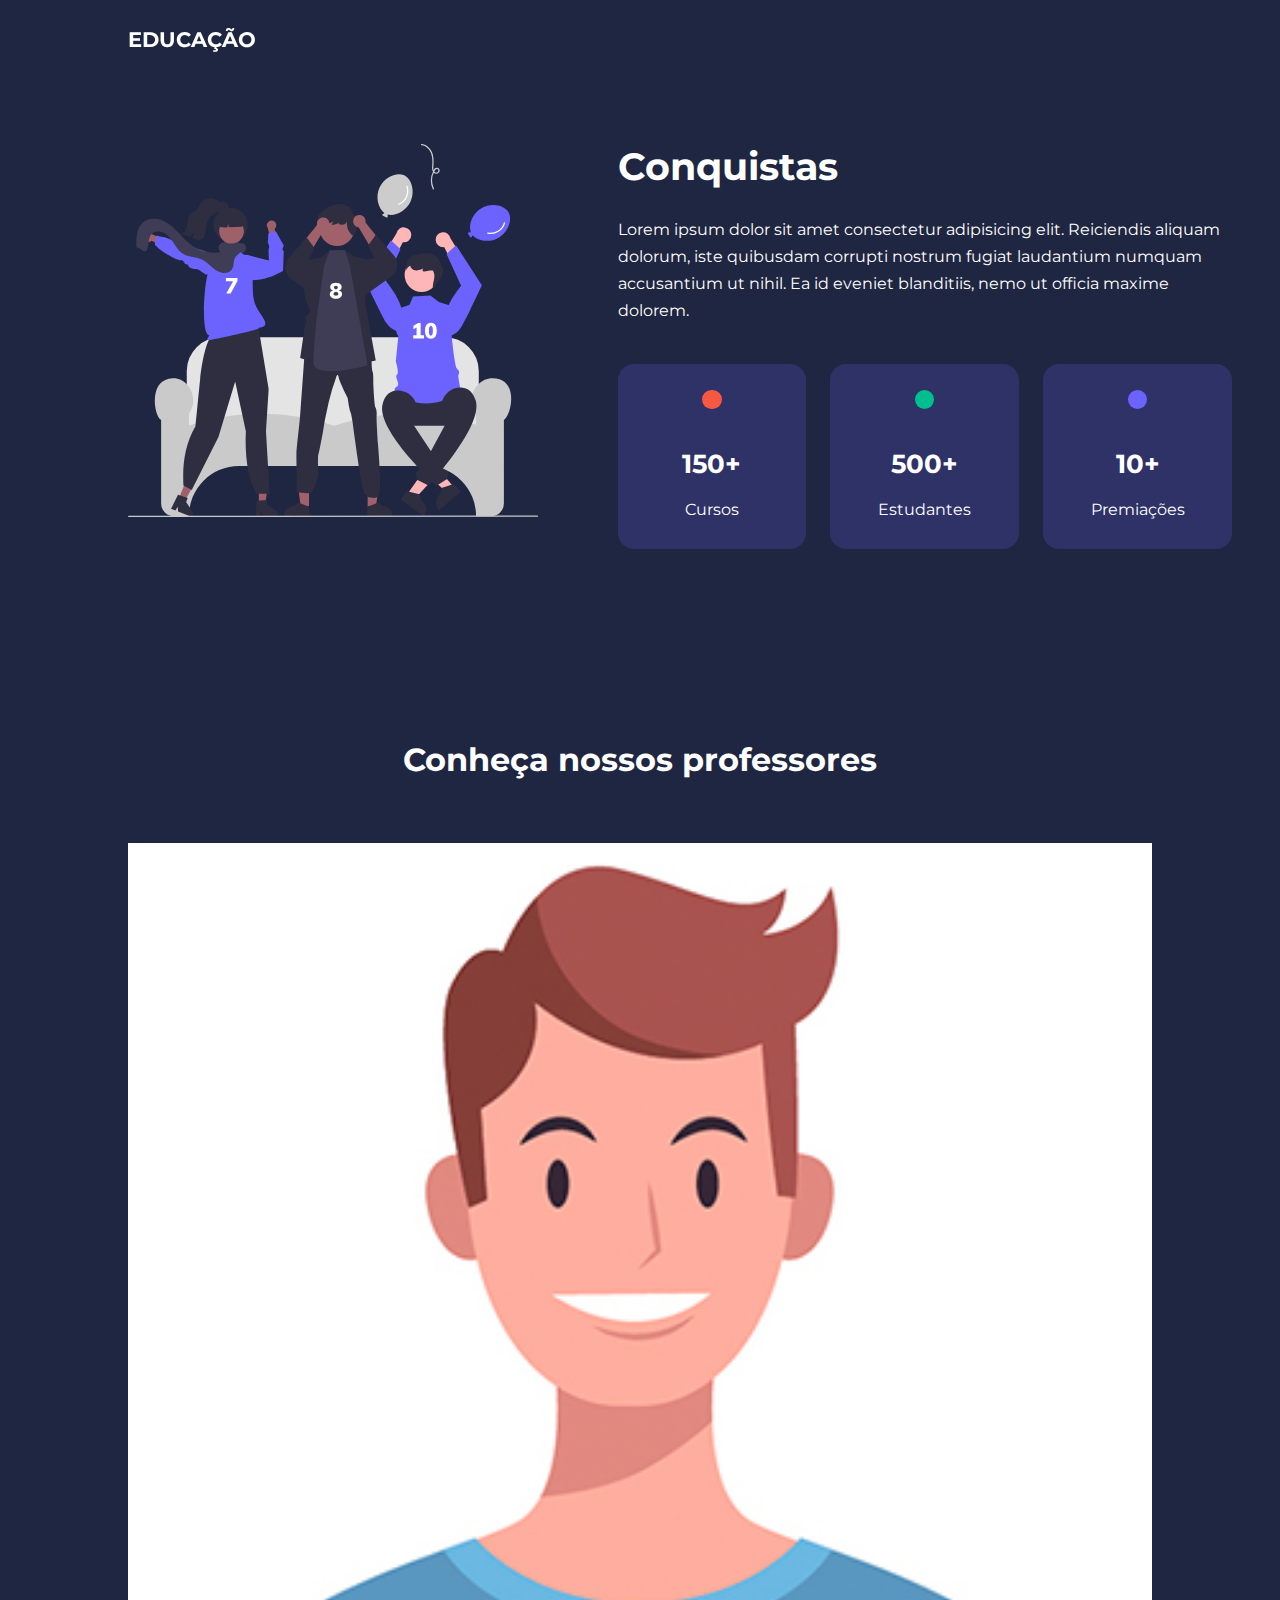
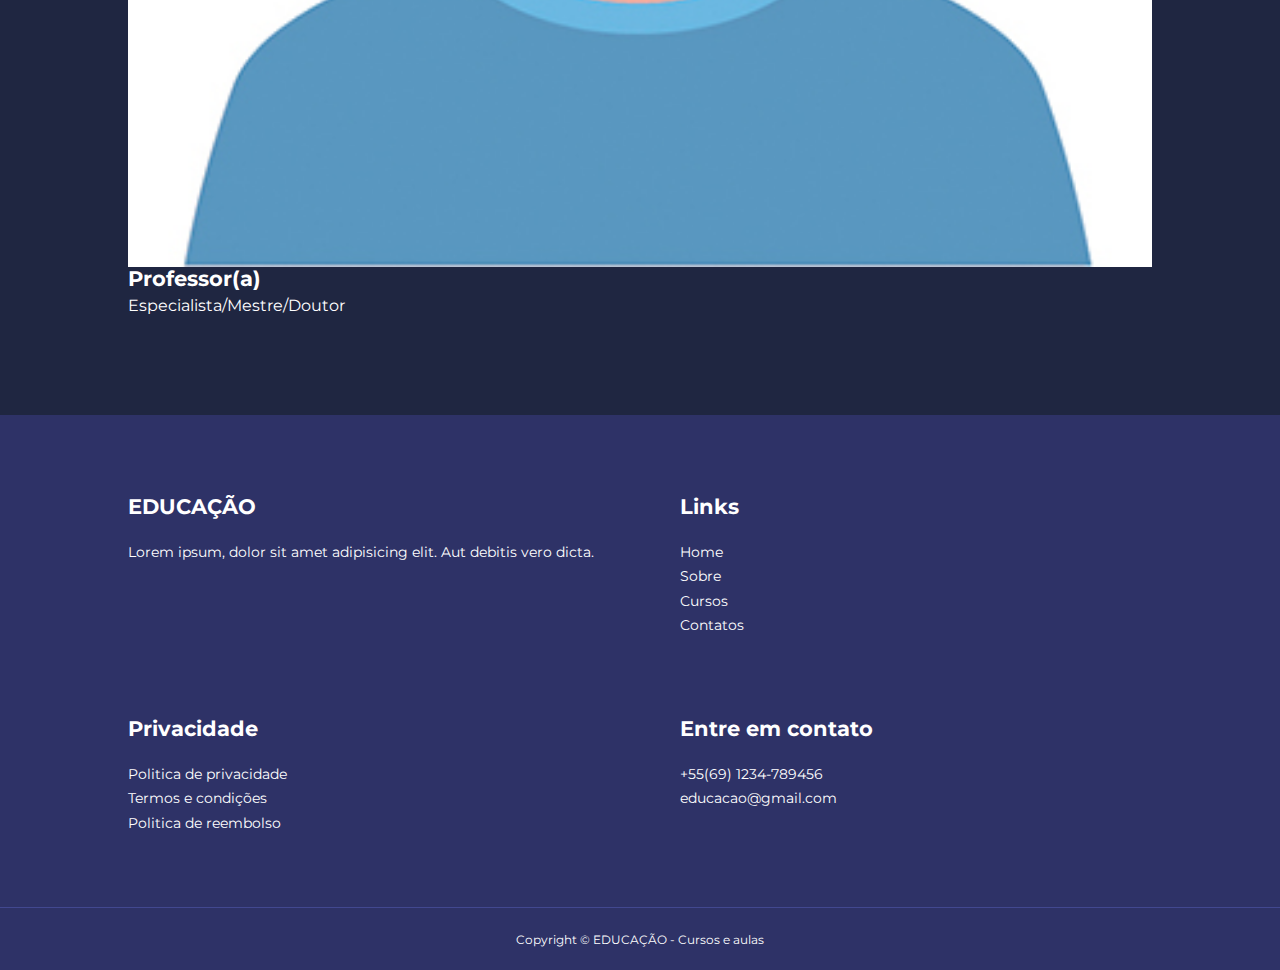
<file: sobre.html>
<!DOCTYPE html>
<html lang="pt-br">
  <head>
    <meta charset="UTF-8" />
    <meta http-equiv="X-UA-Compatible" content="IE=edge" />
    <meta name="viewport" content="width=device-width, initial-scale=1.0" />
    <title>Educação - Modelo</title>

    <!-- ICONSCOUNT CDN -->
    <link rel="stylesheet" href="https://unicons.iconscout.com/release/v4.0.0/css/line.css"/>

    <!-- GOOGLE FONTS -->
    <link rel="preconnect" href="https://fonts.googleapis.com" />
    <link rel="preconnect" href="https://fonts.gstatic.com" crossorigin />
    <link href="https://fonts.googleapis.com/css2?family=Montserrat:wght@300;400;500;600;700;800;900&family=Poppins:wght@300;400;500;600&display=swap"
    rel="stylesheet"/>

    <link rel="stylesheet" href="./css/style.css" />
    <link rel="stylesheet" href="./css/sobre.css" />

  </head>
  <body>
    <nav>
      <div class="container nav__container">
        <a href="index.html"><h4>EDUCAÇÃO</h4></a>
        <ul class="nav__menu">
          <li><a href="index.html">Home</a></li>
          <li><a href="sobre.html">Sobre</a></li>
          <li><a href="cursos.html">Cursos</a></li>
          <li><a href="contato.html">Contato</a></li>        
        </ul>

        <button id="open-menu-btn"><i class="uil uil-bars"></i></button>
        <button id="close-menu-btn"><i class="uil uil-multiply"></i></button>

      </div>
    </nav>

    <!-- FIM - NAVEGAÇÃO -->

    <section class="sobre__conquistas">
        <div class="container sobre__conquistas-container">
            <div class="sobre__conquistas-esquerda">
                <img src="./images/sobre.svg">
            </div>

            <div class="sobre__conquistas-direita">
                <h1>Conquistas</h1>
                <p>
                    Lorem ipsum dolor sit amet consectetur adipisicing elit. Reiciendis aliquam dolorum, iste quibusdam corrupti nostrum fugiat laudantium numquam accusantium ut nihil. Ea id eveniet blanditiis, nemo ut officia maxime dolorem.
                </p>
                <div class="conquistas__cards">

                    <article class="conquistas__card">
                        <span class="conquistas__icones">
                            <i class="uil uil-video"></i>
                        </span>
                        <h3>150+</h3>
                        <p>Cursos</p>
                    </article>

                    <article class="conquistas__card">
                        <span class="conquistas__icones">
                            <i class="uil uil-users-alt"></i>
                        </span>
                        <h3>500+</h3>
                        <p>Estudantes</p>
                    </article>

                    <article class="conquistas__card">
                        <span class="conquistas__icones">
                            <i class="uil uil-award"></i>
                        </span>
                        <h3>10+</h3>
                        <p>Premiações</p>
                    </article>

                </div>
            </div>
        </div>                
    </section>

<!-- FIM - CONQUISTAS -->

<section class="professores">
    <h2>Conheça nossos professores</h2>
    <div class="container professores__container">
        <article class="professores__membros">
            <div class="professores__membros-imagem">
                <img src="./images/tm1.jpg">
            </div>
            <div class="professores__membros-info">
                 <h4>Professor(a)</h4>
                 <p>Especialista/Mestre/Doutor</p>
            </div>
            <div class="professores__membros-sociais">
                <a href="https://instagram.com" target="_blank"><i class="uil uil-instagram"></i></a>
            </div>
        </article>
    </div>
</section>

    
    <footer>
        <div class="container footer__container">
            <div class="footer__1">
                <a href="index.html" class="footer__logo"><h4>EDUCAÇÃO</h4></a>
                <p>
                    Lorem ipsum, dolor sit amet adipisicing elit. Aut debitis vero dicta.
                </p>  
            </div>
            
            <div class="footer__2">
                <h4>Links</h4>
                <ul class="links">
                    <li><a href="index.html" >Home</a></li>
                    <li><a href="sobre.html" >Sobre</a></li>
                    <li><a href="cursos.html" >Cursos</a></li>
                    <li><a href="contato.html" >Contatos</a></li>
                </ul>
            </div>

            <div class="footer__3">
                <h4>Privacidade</h4>
                <ul class="privacidade">
                    <li><a href="#" >Politica de privacidade</a></li>
                    <li><a href="#" >Termos e condições</a></li>
                    <li><a href="#" >Politica de reembolso</a></li>                    
                </ul>
            </div>

            <div class="footer__4">
                <h4>Entre em contato</h4>
                <div>
                    <p>
                        +55(69) 1234-789456
                    </p>
                    <p>
                        educacao@gmail.com
                    </p>
            </div>

            <ul class="footer__sociais">
                <li><a href="#"><i class="uil uil-facebook"></i></a></li>
                <li><a href="#"><i class="uil uil-instagram"></i></i></a></li>
                <li><a href="#"><i class="uil uil-twitter"></i></i></a></li>
                <li><a href="#"><i class="uil uil-linkedin"></i></i></i></a></li>          
            </ul>
        </div>
        </div>
        <div class="footer__copyright">
            <small>Copyright &copy; EDUCAÇÃO - Cursos e aulas</small>
        </div>

     </footer>

     <!-- FIM - FOOTER -->

     
     <script src="./main.js"></script> 
     


  </body>
</html>
</file>
<file: css/style.css>
* {
  margin: 0;
  padding: 0;
  border: 0;
  outline: 0;
  text-decoration: none;
  list-style: none;
  box-sizing: border-box;
}

:root {
  --cor-primaria: #6c63ff;
  --cor-sucesso: #00bf8e;
  --cor-alerta: #f7c94b;
  --cor-perigo: #f75842;
  --cor-perigo-variante: rgba(247, 88, 66, 0.4);
  --cor-branco: #fff;
  --cor-clara: rgba(255, 255, 255, 0.7);
  --cor-escura: #000;
  --cor-bg: #1f2641;
  --cor-bg1: #2e3267;
  --cor-bg2: #424890;

  --container-width-lg: 80%;
  --container-width-md: 90%;
  --container-width-sm: 94%;

  --transição: all 400ms ease;
}

body {
  font-family: "Montserrat", sans-serif;
  line-height: 1.7;
  color: var(--cor-branco);
  background: var(--cor-bg);
}

.container {
  width: var(--container-width-lg);
  margin: 0 auto;
}

section {
  padding: 6rem 0;
}

section h2 {
  text-align: center;
  margin-bottom: 4rem;
}

h1,
h2,
h3,
h4,
h5 {
  line-height: 1.2;
}

h1 {
  font-size: 2.4rem;
}

h2 {
  font-size: 2rem;
}

h3 {
  font-size: 1.6rem;
}

h4 {
  font-size: 1.3rem;
}

a {
  color: var(--cor-branco);
}

img {
  width: 100%;
  display: block;
  object-fit: cover;
}

.btn {
  display: inline-block;
  background: var(--cor-branco);
  color: var(--cor-escura);
  padding: 1rem 2rem;
  border: 1px solid transparent;
  font-weight: 500;
  transition: var(--transição);
}

.btn:hover {
  background: transparent;
  color: var(--cor-branco);
  border-color: var(--cor-branco);
}

.btn-primario {
  background: var(--cor-perigo);
  color: var(--cor-branco);
}

/* NAVEGAÇÃO */

nav {
  background: transparent;
  width: 100vw;
  height: 5rem;
  position: fixed;
  top: 0;
  z-index: 11;
}

/* Alterar o estilo de navegação na rolagem usando javascript */
.window-scroll {
  background: var(--cor-primaria);
  box-shadow: 0 1rem 2rem rgba(0, 0, 0, 0.2);
}

.nav__container {
  height: 100%;
  display: flex;
  justify-content: space-between;
  align-items: center;
}

nav button {
  display: none;
}

.nav__menu {
  display: flex;
  align-items: center;
  gap: 4rem;
}

.nav__menu a {
  font-size: 0.9rem;
  transition: var(--transição);
}

.nav__menu a:hover {
  color: var(--cor-bg2);
}

/*=== HEADER ===*/

header {
  position: relative;
  top: 5rem;
  overflow: hidden;
  height: 70vh;
  margin-bottom: 5rem;  
}

.header__container {
  display: grid;
  grid-template-columns: 1fr 1fr;
  align-items: center;
  gap: 5rem;
  height: 100%;
}

.header__esquerda p {
  margin: 1rem 0 2.4rem;
}

/* === CATEGORIAS ===*/

.categorias {
  background: var(--cor-bg1);
  height: 32rem;
}

.categorias h1 {
  line-height: 1;
  margin-bottom: 3rem;
}

.categorias__container {
  display: grid;
  grid-template-columns: 40% 60%;
}

.categorias__esquerda {
  margin-right: 4rem;
}

.categorias__esquerda p {
  margin: 1rem 0 3rem;
}

.categorias__direita {
  display: grid;
  grid-template-columns: repeat(3, 1fr);
  gap: 1.2rem;
}

.categoria {
  background: var(--cor-bg2);
  padding: 2rem;
  border-radius: 2rem;
  transition: var(--transição);
}

.categoria:hover {
  box-shadow: 0 3rem 3rem rgba(0, 0, 0, 0.3);
  z-index: 1;
}

.categoria:nth-child(2) .categoria__icone {
  background: var(--cor-perigo);
}

.categoria:nth-child(3) .categoria__icone {
  background: var(--cor-sucesso);
}

.categoria:nth-child(4) .categoria__icone {
  background: var(--cor-alerta);
}

.categoria:nth-child(5) .categoria__icone {
  background: var(--cor-sucesso);
}

.categoria__icone {
  background: var(--cor-primaria);
  padding: 0.7rem;
  border-radius: 0.9rem;
}

.categoria h5 {
  margin: 2rem 0 1rem;
}

.categoria p {
  font-size: 0.85rem;
}

/*=== CURSOS ===*/

.cursos {
  margin-top: 10rem;
}

.cursos__container {
  display: grid;
  grid-template-columns: repeat(3, 1fr);
  gap: 2rem;
}

.cursos {
  background: var(--cor-bg1);
  text-align: center;
  border: 1px solid transparent;
  transition: var(--transição);
}

.cursos:hover {
  background: transparent;
  border-color: var(--cor-primaria);
}

.cursos__info {
  padding: 2rem;
}

.cursos__info p {
  margin: 1.2rem 0 2rem;
  font-size: 0.9rem;
}

/*=== FAQ ===*/

.faqs {
  background: var(--cor-bg1);
  box-shadow: inset 0 0 3rem rgba(0, 0, 0, 0.5);
}

.faqs__container {
  display: grid;
  grid-template-columns: 1fr 1fr;
  gap: 1rem;
}

.faq {
  padding: 2rem;
  display: flex;
  align-items: center;
  gap: 1.4rem;
  height: fit-content;
  background: var(--cor-primaria);
  cursor: pointer;
}

.faq h4 {
  font-size: 1rem;
  line-height: 2.2;
}

.faq__icone {
  align-self: flex-start;
  font-size: 1.2rem;
}

.faq p {
  margin-top: 0.8rem;
  display: none;
}

.faq.abrir p {
  display: block;
}

/*=== DEPOIMENTOS ===*/

.depoimentos__container {
  overflow-x: hidden;
  position: relative;
  margin-bottom: 5rem;
}

.depoimento {
  padding-top: 2rem;
}

.avatar {
  width: 6rem;
  height: 6rem;
  border-radius: 50%;
  overflow: hidden;
  margin: 0 auto 1rem;
  border: 1rem solid var(--cor-bg1);
}

.depoimento__info {
  text-align: center;
}

.depoimento__corpo {
  background: var(--cor-primaria);
  padding: 2rem;
  margin-top: 3rem;
  position: relative;
}

.depoimento__corpo::before {
  content: "";
  display: block;
  background: linear-gradient(
    135deg,
    transparent,
    var(--cor-primaria),
    var(--cor-primaria),
    var(--cor-primaria)
  );
  width: 3rem;
  height: 3rem;
  position: absolute;
  left: 50%;
  top: -1.5rem;
  transform: rotate(45deg);
}

/*=== FOOTER ===*/

footer {
  background: var(--cor-bg1);
  padding-top: 5rem;
  font-size: 0.9rem;
}

.footer__container {
  display: grid;
  grid-template-columns: repeat(4, 1fr);
  gap: 5rem;
}

.footer__container > div h4 {
  margin-bottom: 1.2rem;
}

.footer__1 p {
  margin: 0 0 2rem;
}

.footer ul li {
  margin-bottom: 0.7rem;
}

footer ul li a:hover {
  text-decoration: underline;
}

.footer__sociais {
  display: flex;
  gap: 1rem;
  font-size: 1.2rem;
  margin-top: 2rem;
}

.footer__copyright {
  text-align: center;
  margin-top: 4rem;
  padding: 1.2rem 0;
  border-top: 1px solid var(--cor-bg2);
}

/* ===== CONSULTAS DE MÍDIA - GRANDE ===== */

@media screen and (max-width: 1024px) {
  .container {
    width: var(--container-width-md);
  }

  h1 {
    font-size: 2.2rem;
  }

  h2 {
    font-size: 1.7rem;
  }

  h3 {
    font-size: 1.4rem;
  }

  h4 {
    font-size: 1.2rem;
  }

  /* ===== NAVEGAÇÃO ===== */
}
nav button {
  display: inline-block;
  background: transparent;
  font-size: 1.8rem;
  color: var(--cor-branco);
  cursor: pointer;
}

nav button#close-menu-btn {
  display: none;
}

.nav__menu {
  position: fixed;
  top: 5rem;
  right: 5%;
  height: fit-content;
  width: 18rem;
  flex-direction: column;
  gap: 0;
  display: none;
}

.nav__menu li {
  width: 100%;
  height: 5.8rem;
  animation: animateNavItems 400ms linear forwards;
  transform-origin: top right;
  opacity: 0;
}

.nav__menu li:nth-child(2) {
  animation-delay: 200ms;
}

.nav__menu li:nth-child(3) {
  animation-delay: 400ms;
}

.nav__menu li:nth-child(4) {
  animation-delay: 600ms;
}

@keyframes animateNavItems {
  0% {
    transform: rotateZ(-90deg) rotateX(90deg) scale(0.1);
  }
  100% {
    transform: rotateZ(0deg) rotateX(0) scale(1);
    opacity: 1;
  }
}

.nav__menu li a {
  background: var(--cor-primaria);
  box-shadow: -4rem 6rem 10rem rgba(0, 0, 0, 0.6);
  width: 100%;
  height: 100%;
  display: grid;
  place-items: center;
}

.nav__menu li a:hover {
  background: var(--cor-bg2);
  color: var(--cor-branco);
}

/* ===== HEADER ===== */

header {
  height: 52vh;
  margin-bottom: 4rem;
}

.header__container {
  gap: 0;
  padding-bottom: 3rem;
}

/* ===== CATEGORIAS ===== */

@media screen and (max-width: 1024px) {
  .categorias {
    height: auto;
  }

  .categorias__container {
    grid-template-columns: 1fr;
    gap: 3rem;
  }
  .categorias__direita {
    grid-template-columns: 1fr;
  }
}

/* ===== CURSOS ===== */
@media screen and (max-width: 1024px) {
  .cursos {
    margin-top: 0;
  }

  .cursos__container {
    grid-template-columns: 1fr 1fr;
  }
}
/* ===== FAQ ===== */

.faqs__container {
  grid-template-columns: 1fr;
}

.faq {
  padding: 1.5rem;
}

/* ===== FOOTER ===== */
.footer__container {
  grid-template-columns: 1fr 1fr;
}

/* ===== CONSULTAS DE MÍDIA - PEQUENA ===== */

@media screen and (max-width: 600) {
  .container {
    width: var(--container-width-sm);
  }

  /* ===== NAV ===== */

  .nav__menu {
    right: 3%;
  }

  /* ===== HEADER ===== */

  header {
    height: 100vh;
  }

  .header__container {
    grid-template-columns: 1fr;
    text-align: center;
    margin-top: 0;
  }

  .header__esquerda p {
    margin-bottom: 1.3rem;
  }
  
  /* ===== CATEGORIAS ===== */

  .categorias__direita {
    grid-template-columns: 1fr 1fr;
    gap: 0.7rem;
  }

  .categoria {
    padding: 1rem;
    border-radius: 1rem;
  }

  .categoria__icone {
    margin-top: 4px;
    display: inline-block;
  }

  /* ===== CURSOS ===== */

  .cursos__container {
    grid-template-columns: 1fr;
  }

  /* ===== DEPOIMENTOS ===== */

  .depoimento__corpo {
    padding: 1.2rem;
  }

  /* ===== FOOTER ===== */

  .footer__container {
    grid-template-columns: 1fr;
    text-align: center;
    gap: 2rem;
  }

  .footer__1 p {
    margin: 1rem auto;
  }

  .footer__sociais {
    justify-content: center;
  }

}
</file>
<file: css/contato.css>
.contato__container {
    background: var(--cor-bg1);
    padding: 4rem;
    display: grid;
    grid-template-columns: 40% 60%;
    gap: 4rem;
    height: 30rem;
    margin: 7rem auto;
    border-radius: 1rem;
}

/*----LATERAL (ASIDE) -----*/

.contato__aside {
    background: var(--cor-primaria);
    padding: 3rem;
    border-radius: 1rem;
    position: relative;
    bottom: 10rem;
}

.aside__imagem {
    width: 12rem;
    margin-bottom: 2rem;
}

.contato__aside h2 {
    text-align: left;
    margin-bottom: 1rem;
}

.contato__aside p {
    font-size: 0.9rem;
    margin-bottom: 2rem;
}

.contato__detalhes li {
    display: flex;
    gap: 1rem;
    align-items: center;
    margin-bottom: 1rem;
}

.contato__sociais {
    display: flex;
    gap: 0.8rem;
    margin-top: 3rem;
}

.contato__sociais a {
    background: var(--cor-bg2);
    padding: 0.5rem;
    border-radius: 50%;
    font-size: 0.9rem;
    transition: var(--transição);
}

.contato__sociais a:hover {
    background: transparent;
}

/*----FORMULARIO----*/

.contato__form {
    display: flex;
    flex-direction: column;
    gap: 1.2rem;
    margin-right: 4rem;
}

.form__nome {
    display: flex;
    gap: 1.2rem;
}

.contato__form input [type="text"] {
    width: 50%;
}

input, textarea {
    width: 100%;
    padding: 1rem;
    background: var(--cor-bg);
    color: var(--cor-branco);
}

.contato__form .btn {
    width: max-content;
    margin-top: 1rem;
    cursor: pointer;
}

/* ===== CONSULTAS DE MÍDIA - GRANDE ===== */

@media screen and (max-width: 1024px) {
    /* .contato {
        padding-bottom: 0;
    } */

    .contato__container {
        gap: 1.5rem;
        margin-top: 3rem;
        height: auto;
        padding: 1.5rem;
    }

    .contato__aside {
        width: auto;
        padding: 1.5rem;
        bottom: 0;
    }

    .contato__form {
        align-self: center;
        margin-right: 1.5rem;
    }
}

/* ===== CONSULTAS DE MÍDIA - PEQUENO  ===== */

@media screen and (max-width: 600px) {
    .contato__container {
        grid-template-columns: 1fr;
        gap: 3rem;
        margin-top: 0;
        padding: 0;
    }

    .contato__form {
        margin: 0 1.5rem 3rem;
    }

    .form__nome {
        flex-direction: column;        
    }

    .form__nome input[type="text"] {
        width: 100%;
    }
}
</file>
<file: css/cursos.css>
* {
    margin: 0;
    padding: 0;
    border: 0;
    outline: 0;
    text-decoration: none;
    list-style: none;
    box-sizing: border-box;
  }
  
  :root {
    --cor-primaria: #6c63ff;
    --cor-sucesso: #00bf8e;
    --cor-alerta: #f7c94b;
    --cor-perigo: #f75842;
    --cor-perigo-variante: rgba(247, 88, 66, 0.4);
    --cor-branco: #fff;
    --cor-clara: rgba(255, 255, 255, 0.7);
    --cor-escura: #000;
    --cor-bg: #1f2641;
    --cor-bg1: #2e3267;
    --cor-bg2: #424890;
  
    --container-width-lg: 80%;
    --container-width-md: 90%;
    --container-width-sm: 94%;
  
    --transição: all 400ms ease;
  }
  
  body {
    font-family: "Montserrat", sans-serif;
    line-height: 1.7;
    color: var(--cor-branco);
    background: var(--cor-bg);
  }
  
  .container {
    width: var(--container-width-lg);
    margin: 0 auto;
  }
  
  section {
    padding: 6rem 0;
  }
  
  section h2 {
    text-align: center;
    margin-bottom: 4rem;
  }
  
  h1,
  h2,
  h3,
  h4,
  h5 {
    line-height: 1.2;
  }
  
  h1 {
    font-size: 2.4rem;
  }
  
  h2 {
    font-size: 2rem;
  }
  
  h3 {
    font-size: 1.6rem;
  }
  
  h4 {
    font-size: 1.3rem;
  }
  
  a {
    color: var(--cor-branco);
  }
  
  img {
    width: 100%;
    display: block;
    object-fit: cover;
  }
  
  .btn {
    display: inline-block;
    background: var(--cor-branco);
    color: var(--cor-escura);
    padding: 1rem 2rem;
    border: 1px solid transparent;
    font-weight: 500;
    transition: var(--transição);
  }
  
  .btn:hover {
    background: transparent;
    color: var(--cor-branco);
    border-color: var(--cor-branco);
  }
  
  .btn-primario {
    background: var(--cor-perigo);
    color: var(--cor-branco);
  }
  
  /* NAVEGAÇÃO */
  
  nav {
    background: transparent;
    width: 100vw;
    height: 5rem;
    position: fixed;
    top: 0;
    z-index: 11;
  }
  
  /* Alterar o estilo de navegação na rolagem usando javascript */
  .window-scroll {
    background: var(--cor-primaria);
    box-shadow: 0 1rem 2rem rgba(0, 0, 0, 0.2);
  }
  
  .nav__container {
    height: 100%;
    display: flex;
    justify-content: space-between;
    align-items: center;
  }
  
  nav button {
    display: none;
  }
  
  .nav__menu {
    display: flex;
    align-items: center;
    gap: 4rem;
  }
  
  .nav__menu a {
    font-size: 0.9rem;
    transition: var(--transição);
  }
  
  .nav__menu a:hover {
    color: var(--cor-bg2);
  }
  
  /*=== HEADER ===*/
  
  header {
    position: relative;
    top: 5rem;
    overflow: hidden;
    height: 70vh;
    margin-bottom: 5rem;  
  }
  
  .header__container {
    display: grid;
    grid-template-columns: 1fr 1fr;
    align-items: center;
    gap: 5rem;
    height: 100%;
  }
  
  .header__esquerda p {
    margin: 1rem 0 2.4rem;
  }
   
  /*=== CURSOS ===*/
  
  .cursos {
    margin-top: 7rem;
  }
  
  .cursos__container {
    display: grid;
    grid-template-columns: repeat(3, 1fr);
    gap: 2rem;
  }
  
  .curso {
    background: var(--cor-bg1);
    text-align: center;
    border: 1px solid transparent;
    transition: var(--transição);
  }
  
  .curso:hover {
    background: transparent;
    border-color: var(--cor-primaria);
  }
  
  .curso__info {
    padding: 2rem;
  }
   
  .curso__info p {
    margin: 1.2rem 0 2rem;
    font-size: 0.9rem;
  }
  
  
  /*=== FOOTER ===*/
  
  footer {
    background: var(--cor-bg1);
    padding-top: 5rem;
    font-size: 0.9rem;
  }
  
  .footer__container {
    display: grid;
    grid-template-columns: repeat(4, 1fr);
    gap: 5rem;
  }
  
  .footer__container > div h4 {
    margin-bottom: 1.2rem;
  }
  
  .footer__1 p {
    margin: 0 0 2rem;
  }
  
  .footer ul li {
    margin-bottom: 0.7rem;
  }
  
  footer ul li a:hover {
    text-decoration: underline;
  }
  
  .footer__sociais {
    display: flex;
    gap: 1rem;
    font-size: 1.2rem;
    margin-top: 2rem;
  }
  
  .footer__copyright {
    text-align: center;
    margin-top: 4rem;
    padding: 1.2rem 0;
    border-top: 1px solid var(--cor-bg2);
  }
  
  /* ===== CONSULTAS DE MÍDIA - GRANDE ===== */
  
  @media screen and (max-width: 1024px) {
    .container {
      width: var(--container-width-md);
    }
  
    h1 {
      font-size: 2.2rem;
    }
  
    h2 {
      font-size: 1.7rem;
    }
  
    h3 {
      font-size: 1.4rem;
    }
  
    h4 {
      font-size: 1.2rem;
    }
  
    /* ===== NAVEGAÇÃO ===== */
  }
  nav button {
    display: inline-block;
    background: transparent;
    font-size: 1.8rem;
    color: var(--cor-branco);
    cursor: pointer;
  }
  
  nav button#close-menu-btn {
    display: none;
  }
  
  .nav__menu {
    position: fixed;
    top: 5rem;
    right: 5%;
    height: fit-content;
    width: 18rem;
    flex-direction: column;
    gap: 0;
    display: none;
  }
  
  .nav__menu li {
    width: 100%;
    height: 5.8rem;
    animation: animateNavItems 400ms linear forwards;
    transform-origin: top right;
    opacity: 0;
  }
  
  .nav__menu li:nth-child(2) {
    animation-delay: 200ms;
  }
  
  .nav__menu li:nth-child(3) {
    animation-delay: 400ms;
  }
  
  .nav__menu li:nth-child(4) {
    animation-delay: 600ms;
  }
  
  @keyframes animateNavItems {
    0% {
      transform: rotateZ(-90deg) rotateX(90deg) scale(0.1);
    }
    100% {
      transform: rotateZ(0deg) rotateX(0) scale(1);
      opacity: 1;
    }
  }
  
  .nav__menu li a {
    background: var(--cor-primaria);
    box-shadow: -4rem 6rem 10rem rgba(0, 0, 0, 0.6);
    width: 100%;
    height: 100%;
    display: grid;
    place-items: center;
  }
  
  .nav__menu li a:hover {
    background: var(--cor-bg2);
    color: var(--cor-branco);
  }
  
  /* ===== HEADER ===== */
  
  header {
    height: 52vh;
    margin-bottom: 4rem;
  }
  
  .header__container {
    gap: 0;
    padding-bottom: 3rem;
  }
  
  
  
  /* ===== CURSOS ===== */
  @media screen and (max-width: 1024px) {
    .cursos {
      margin-top: 0;
    }
  
    .cursos__container {
      grid-template-columns: 1fr 1fr;
    }
  }
  
  /* ===== FOOTER ===== */
  
  .footer__container {
    grid-template-columns: 1fr 1fr;
  }
  
  /* ===== CONSULTAS DE MÍDIA - PEQUENA ===== */
  
  @media screen and (max-width: 600px) {
    .container {
      width: var(--container-width-sm);
    }
  
    /* ===== NAV ===== */
  
    .nav__menu {
      right: 3%;
    }
  
    /* ===== HEADER ===== */
  
    header {
      height: 100vh;
    }
  
    .header__container {
      grid-template-columns: 1fr;
      text-align: center;
      margin-top: 0;
    }
  
    .header__esquerda p {
      margin-bottom: 1.3rem;
    }
    
    /* ===== CURSOS ===== */
  
    .cursos__container {
      grid-template-columns: 1fr;
    }
  
  
    /* ===== FOOTER ===== */
  
    .footer__container {
      grid-template-columns: 1fr;
      text-align: center;
      gap: 2rem;
    }
  
    .footer__1 p {
      margin: 1rem auto;
    }
  
    .footer__sociais {
      justify-content: center;
    }
  
  }
</file>
<file: css/sobre.css>
.sobre__conquistas {
    margin-top: 3rem;
}

.sobre__conquistas-container {
    display: grid;
    grid-template-columns: 40% 60%;
    gap: 5rem;
}

.sobre__conquistas-direita > p {
    margin: 1.6rem 0 2.5rem;
}

.conquistas__cards {
    display: grid;
    grid-template-columns: repeat(3, 1fr);
    gap: 1.5rem;
}

.conquistas__card {
    background: var(--cor-bg1);
    padding: 1.6rem;
    border-radius: 1rem;
    text-align: center;
    transition: var(--transição);
}

.conquistas__card:hover {
    background: var(--cor-bg2);
    box-shadow: 0 3rem 3rem rgba(0, 0, 0, 0.3);
}

.conquistas__icones {
    background: var(--cor-perigo);
    padding: 0.6rem;
    border-radius: 1rem;
    display: inline-block;
    margin-bottom: 2rem;
    font-size: 2rem;
}

.conquistas__card:nth-child(2) .conquistas__icones {
    background: var(--cor-sucesso);
}

.conquistas__card:nth-child(3) .conquistas__icones {
    background: var(--cor-primaria);
}

.conquistas__card p {
    margin-top: 1rem;
}
</file>
